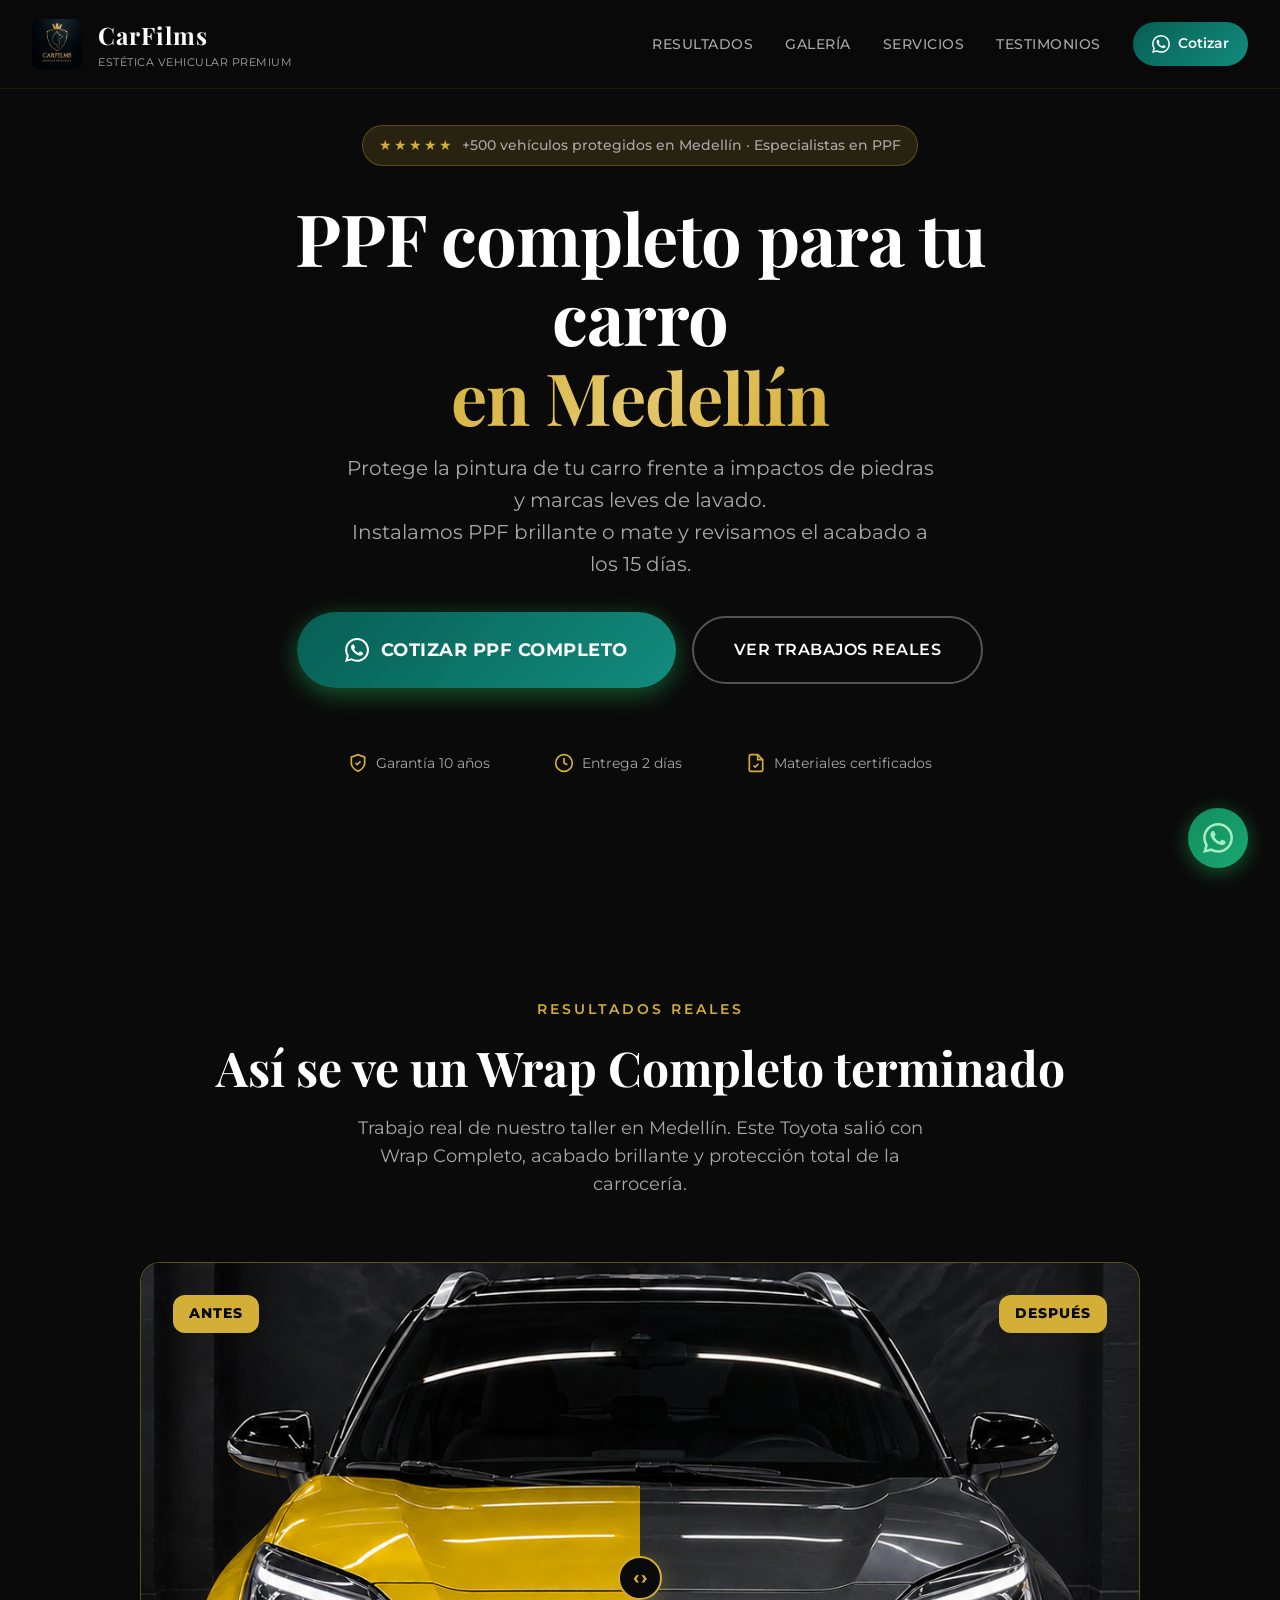
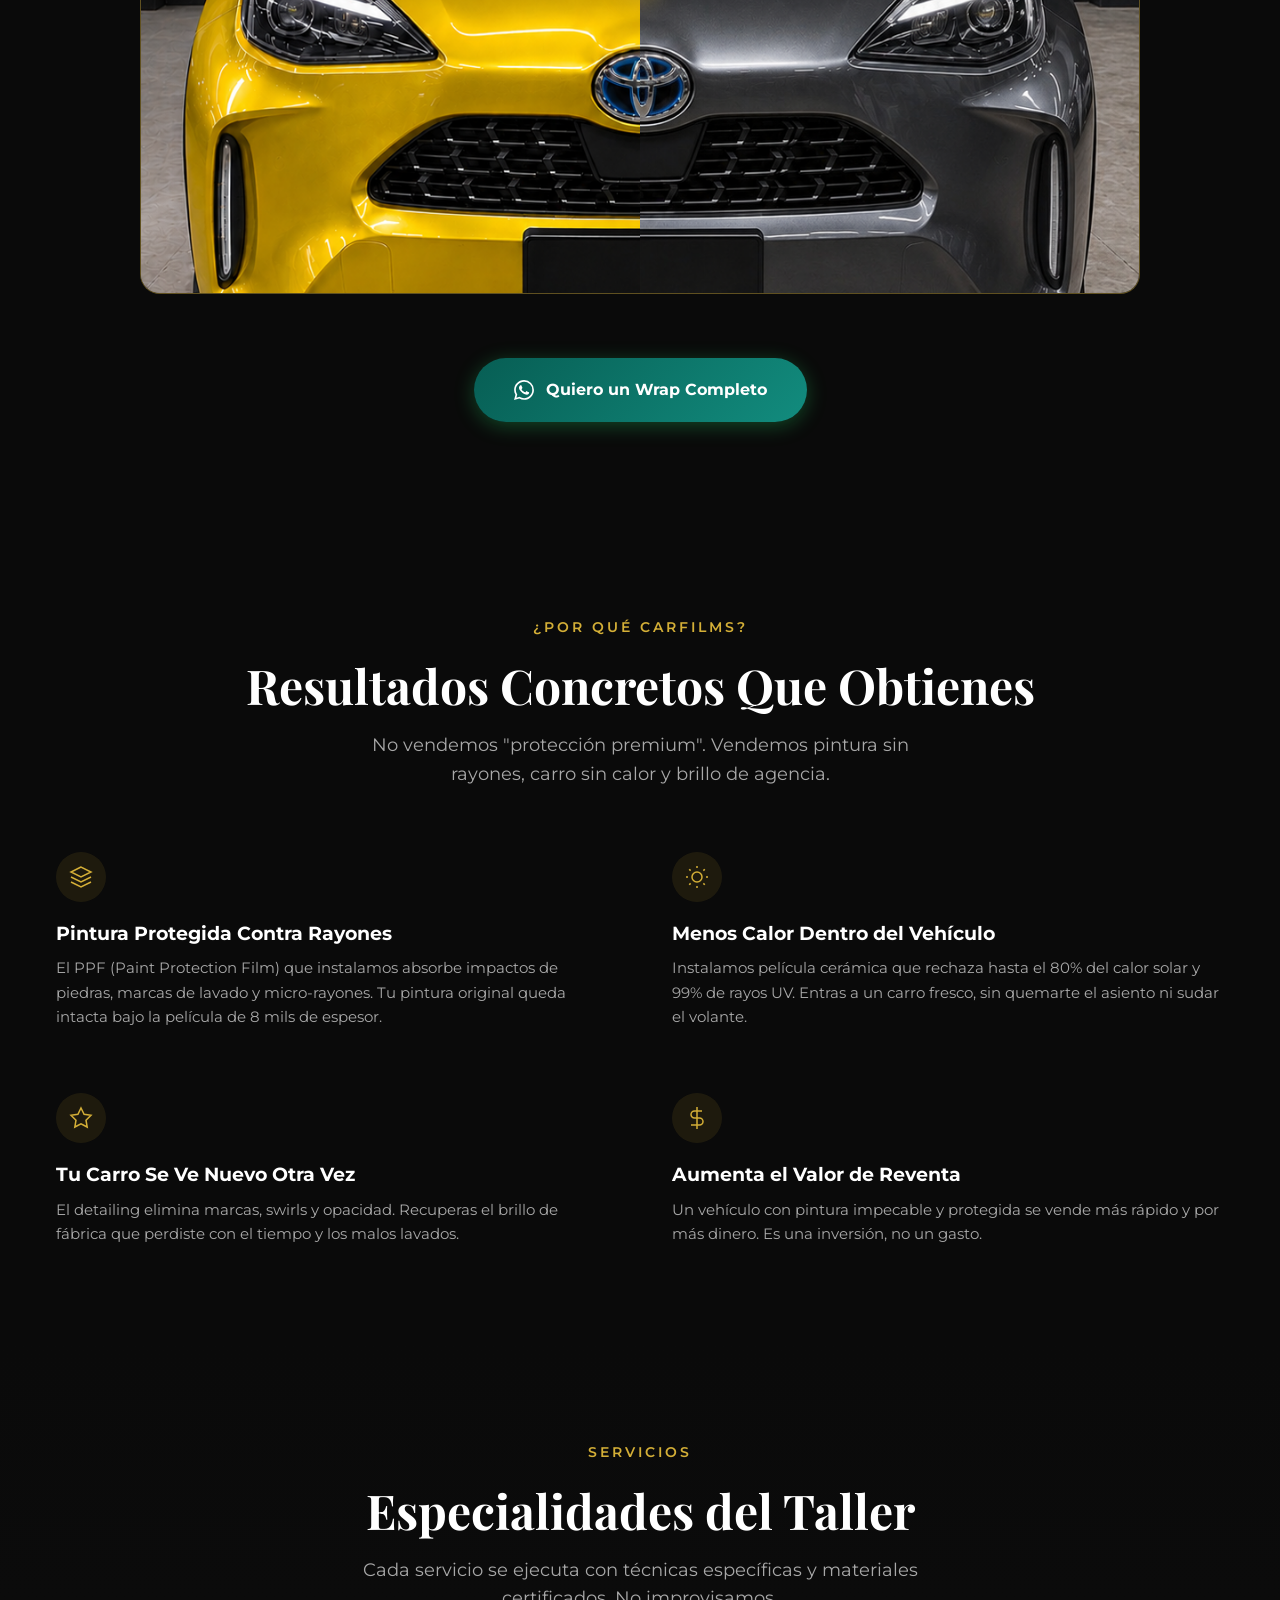
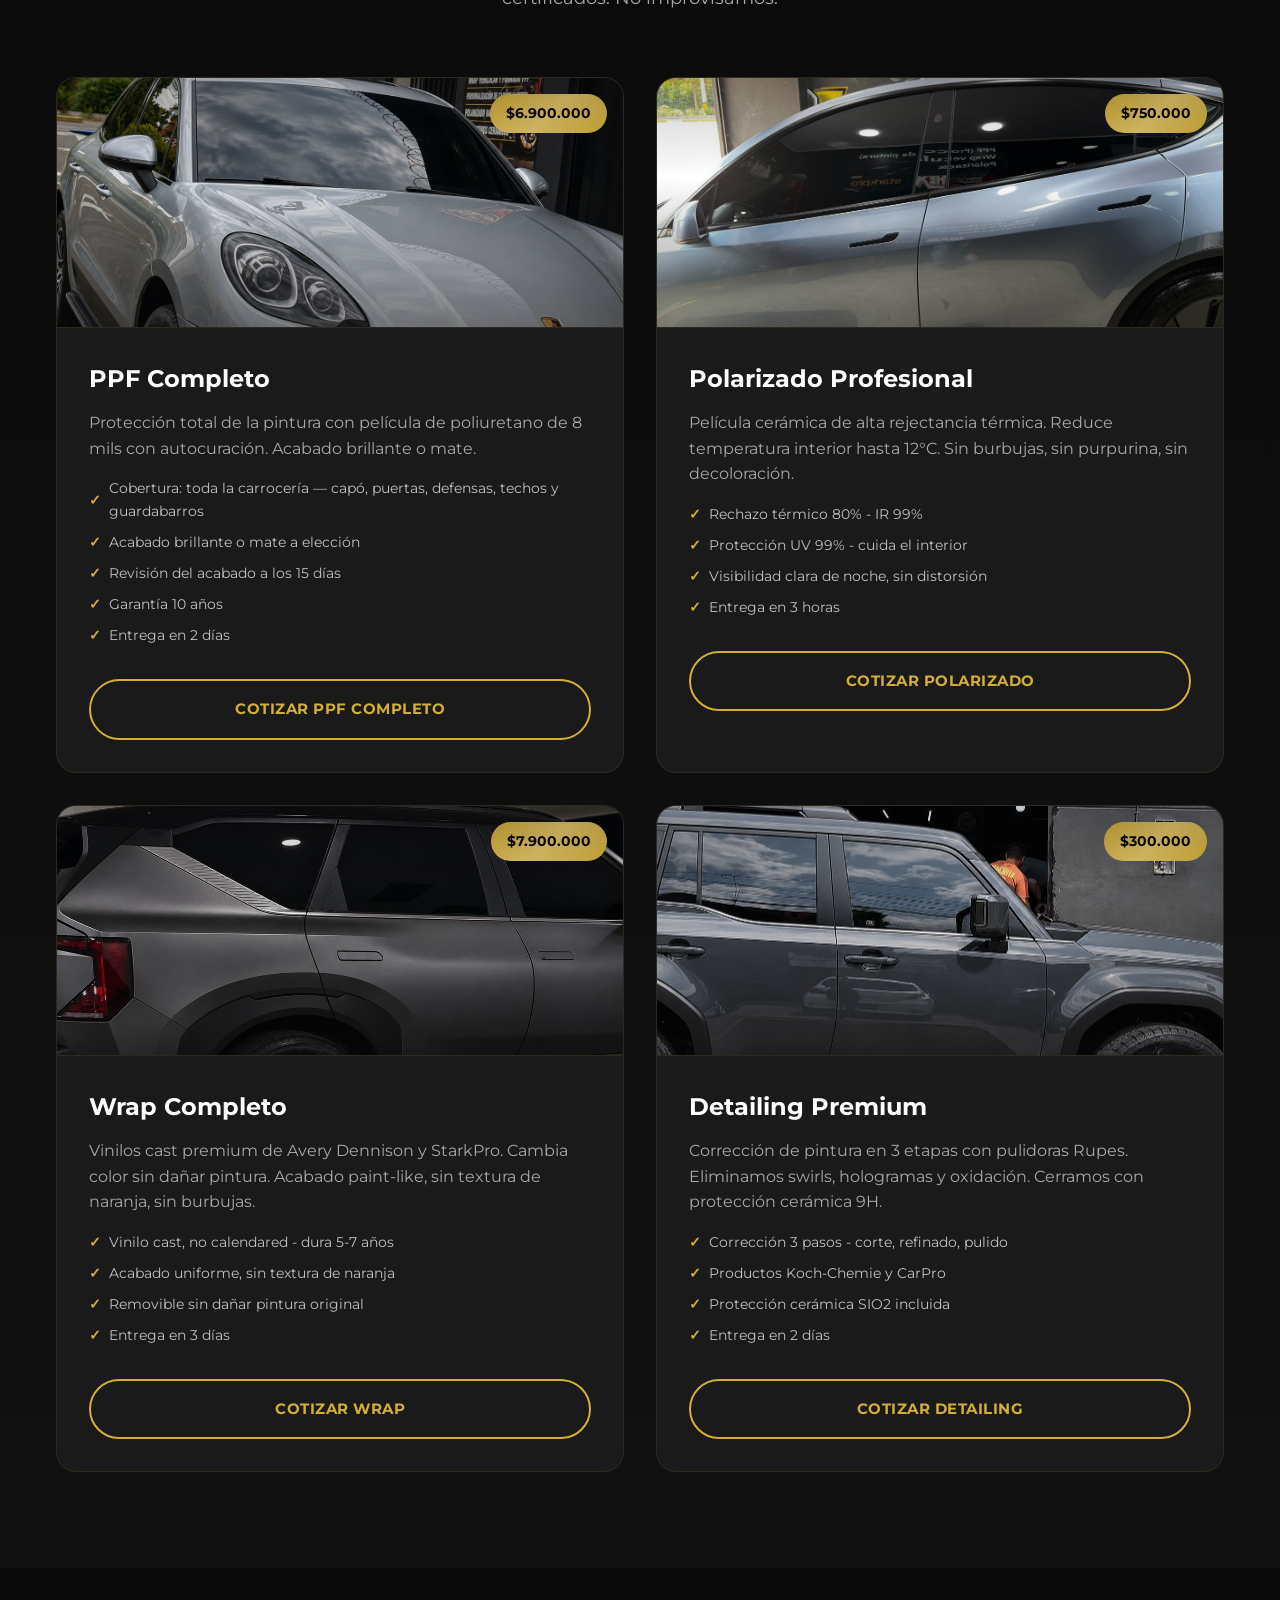
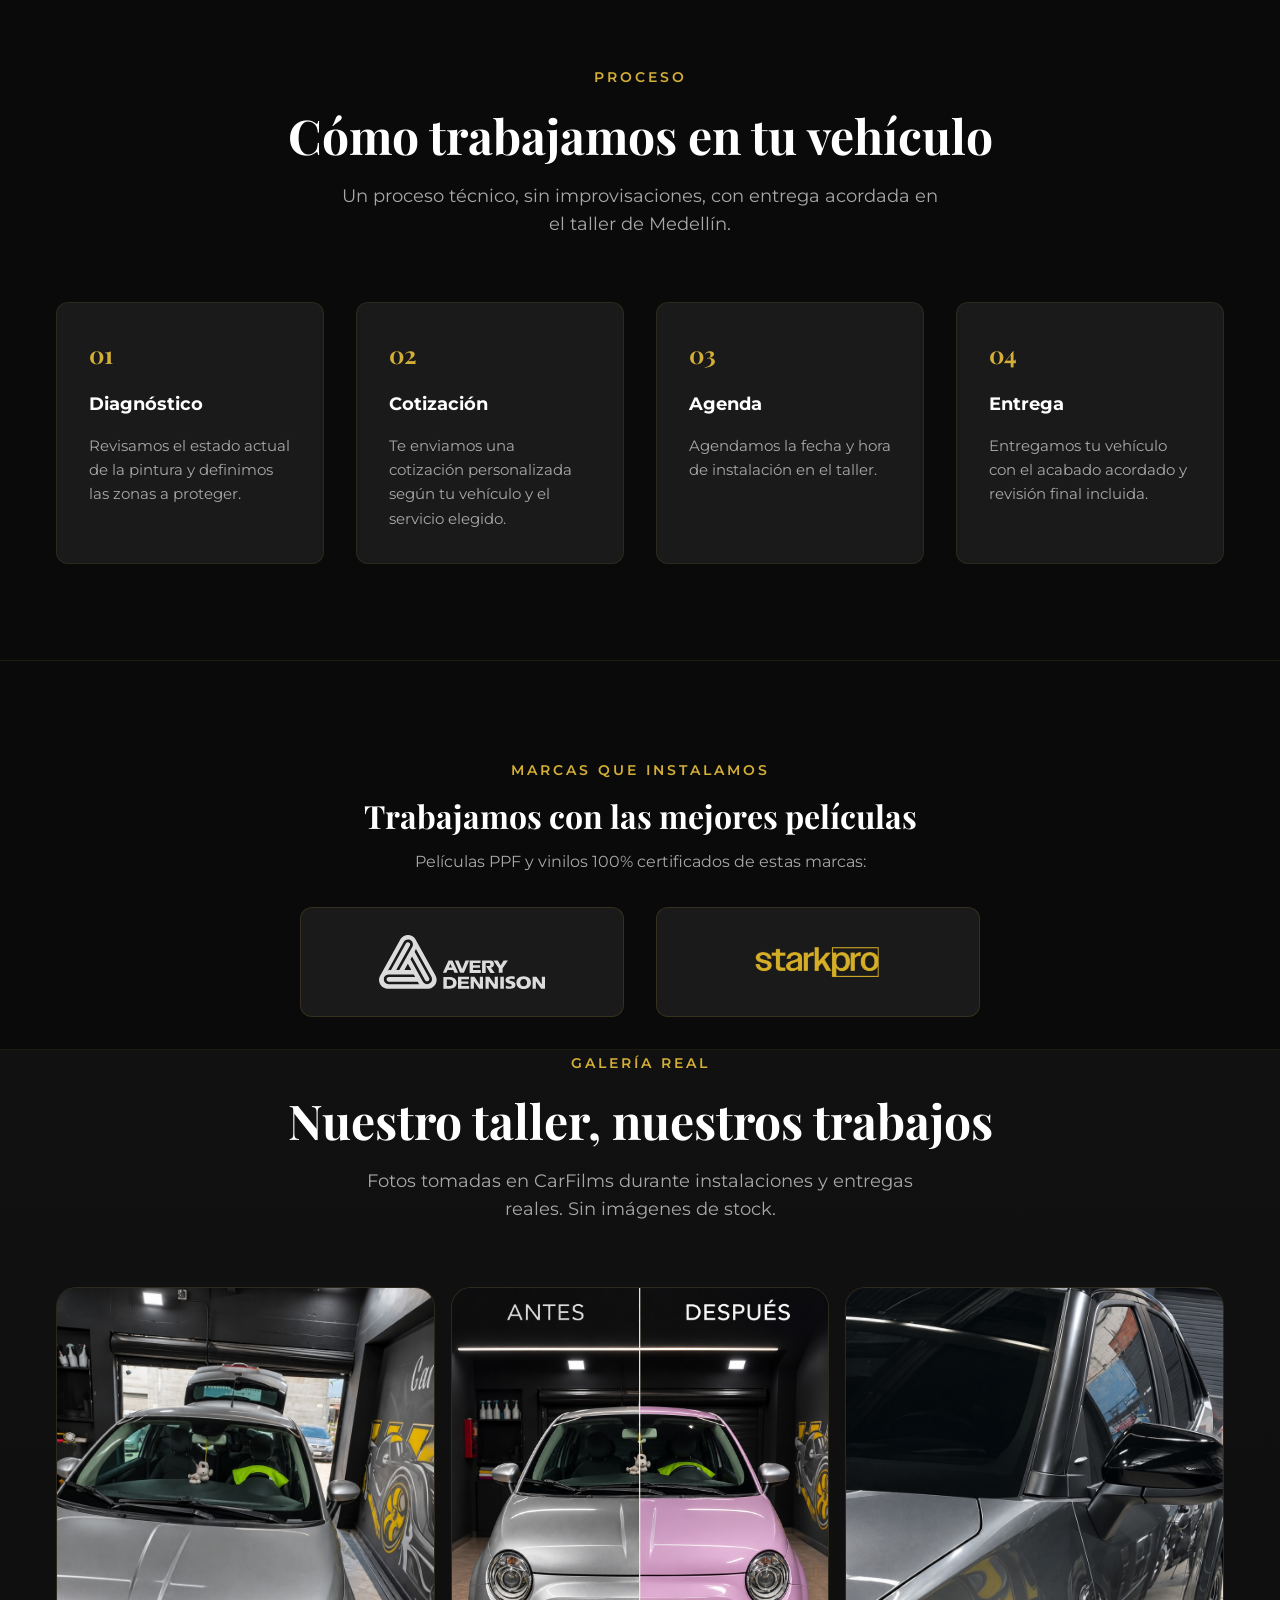
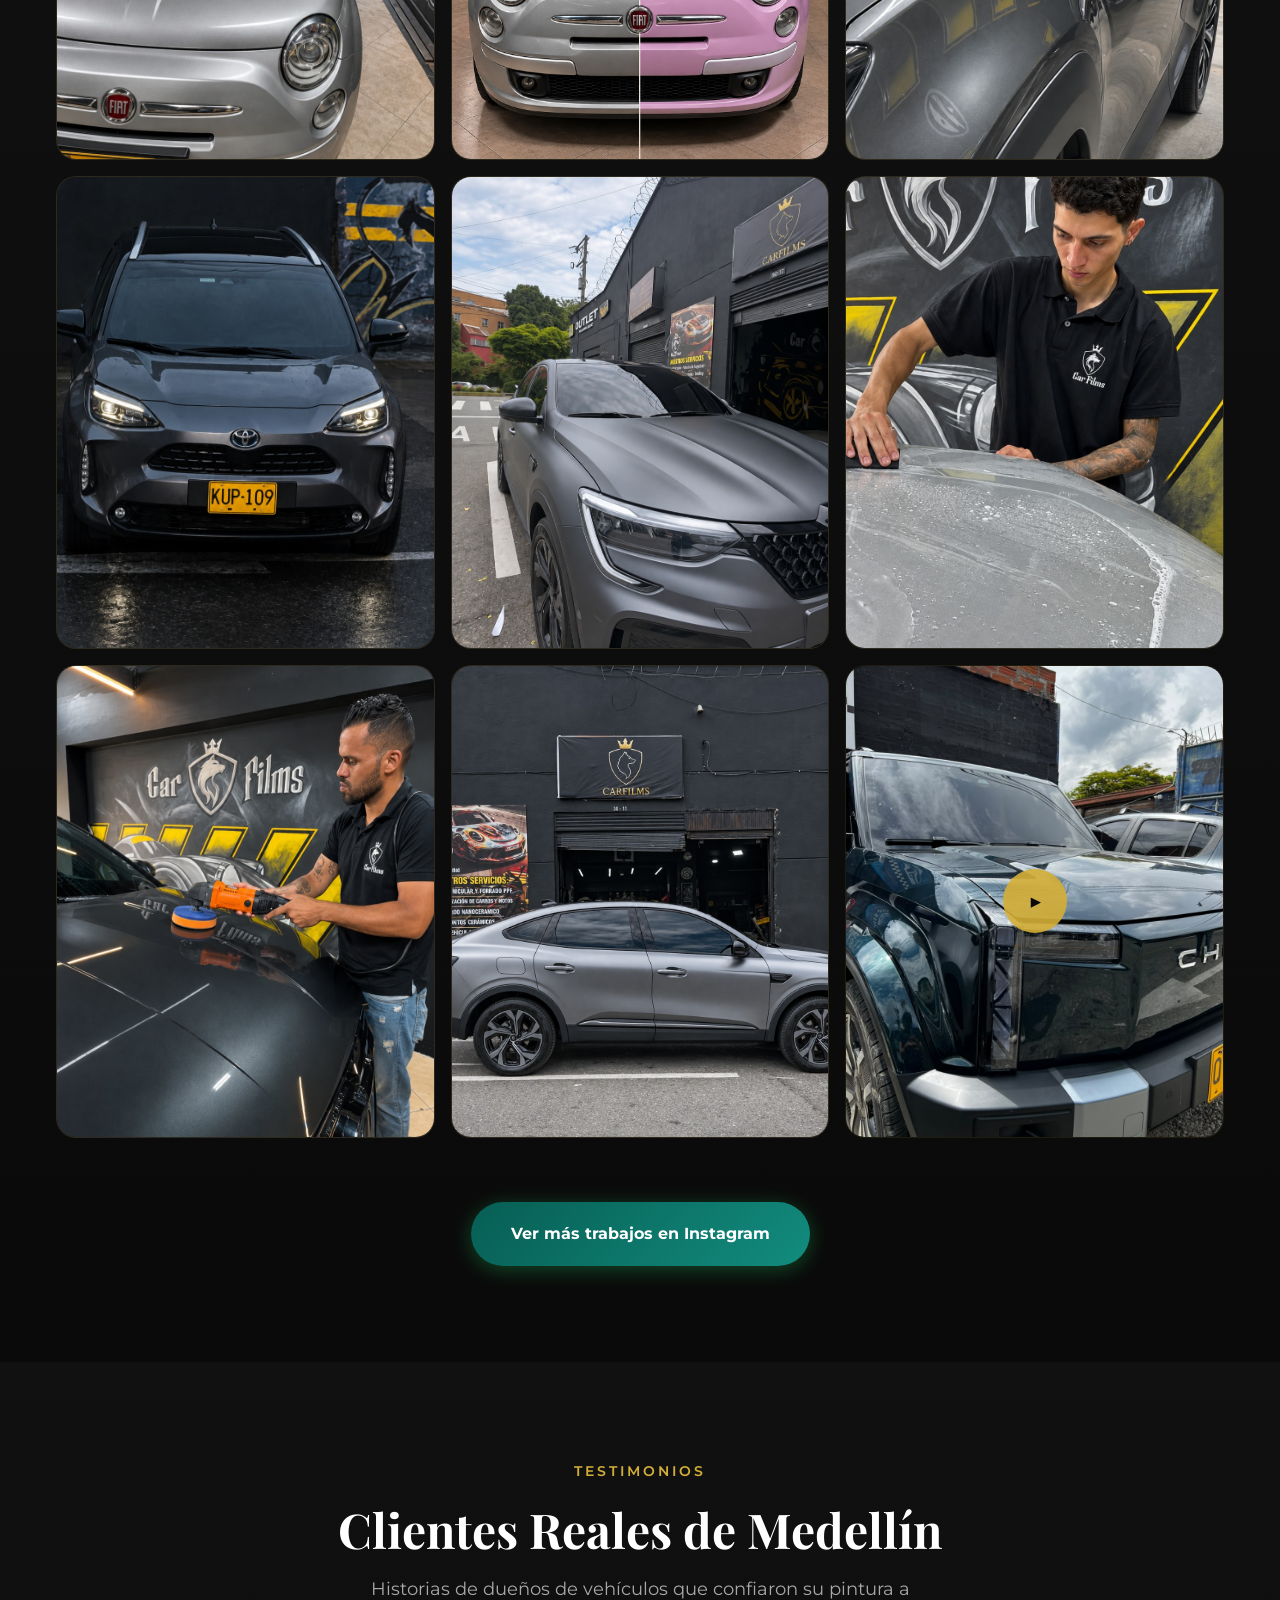
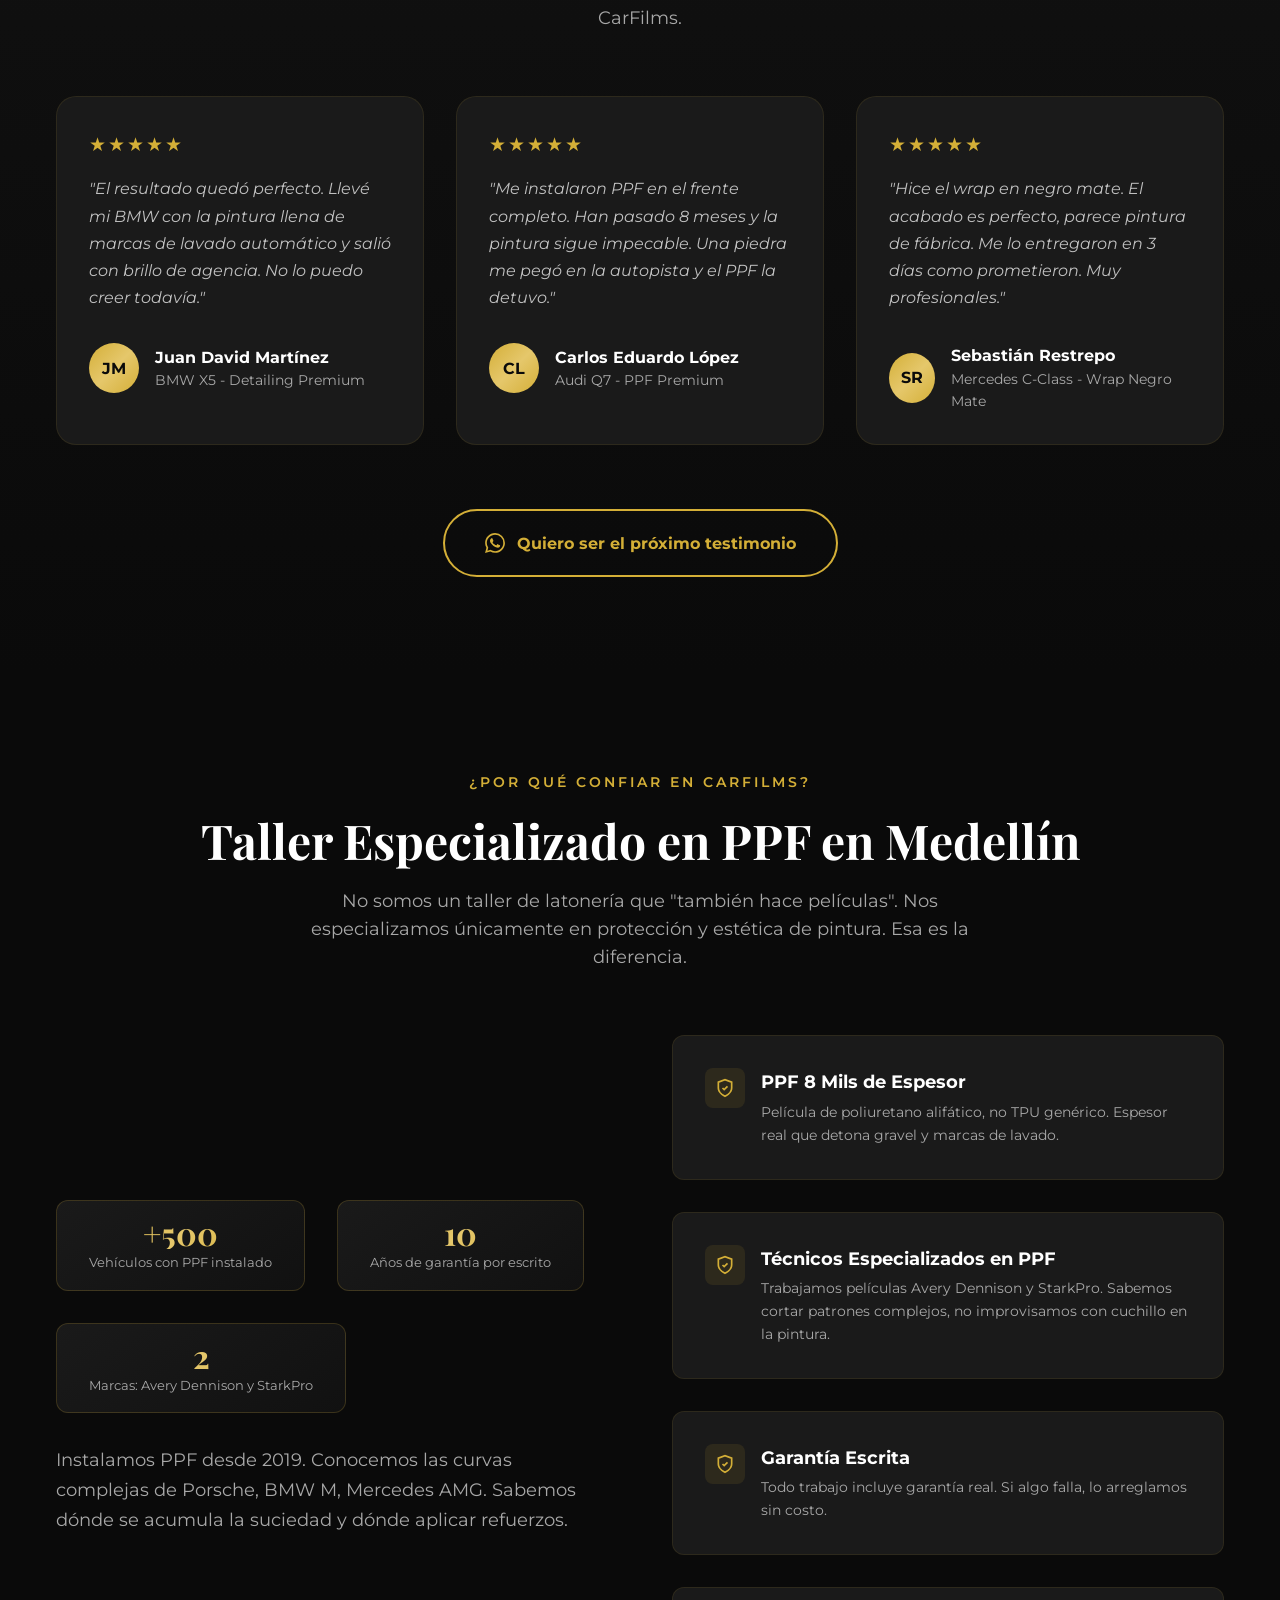
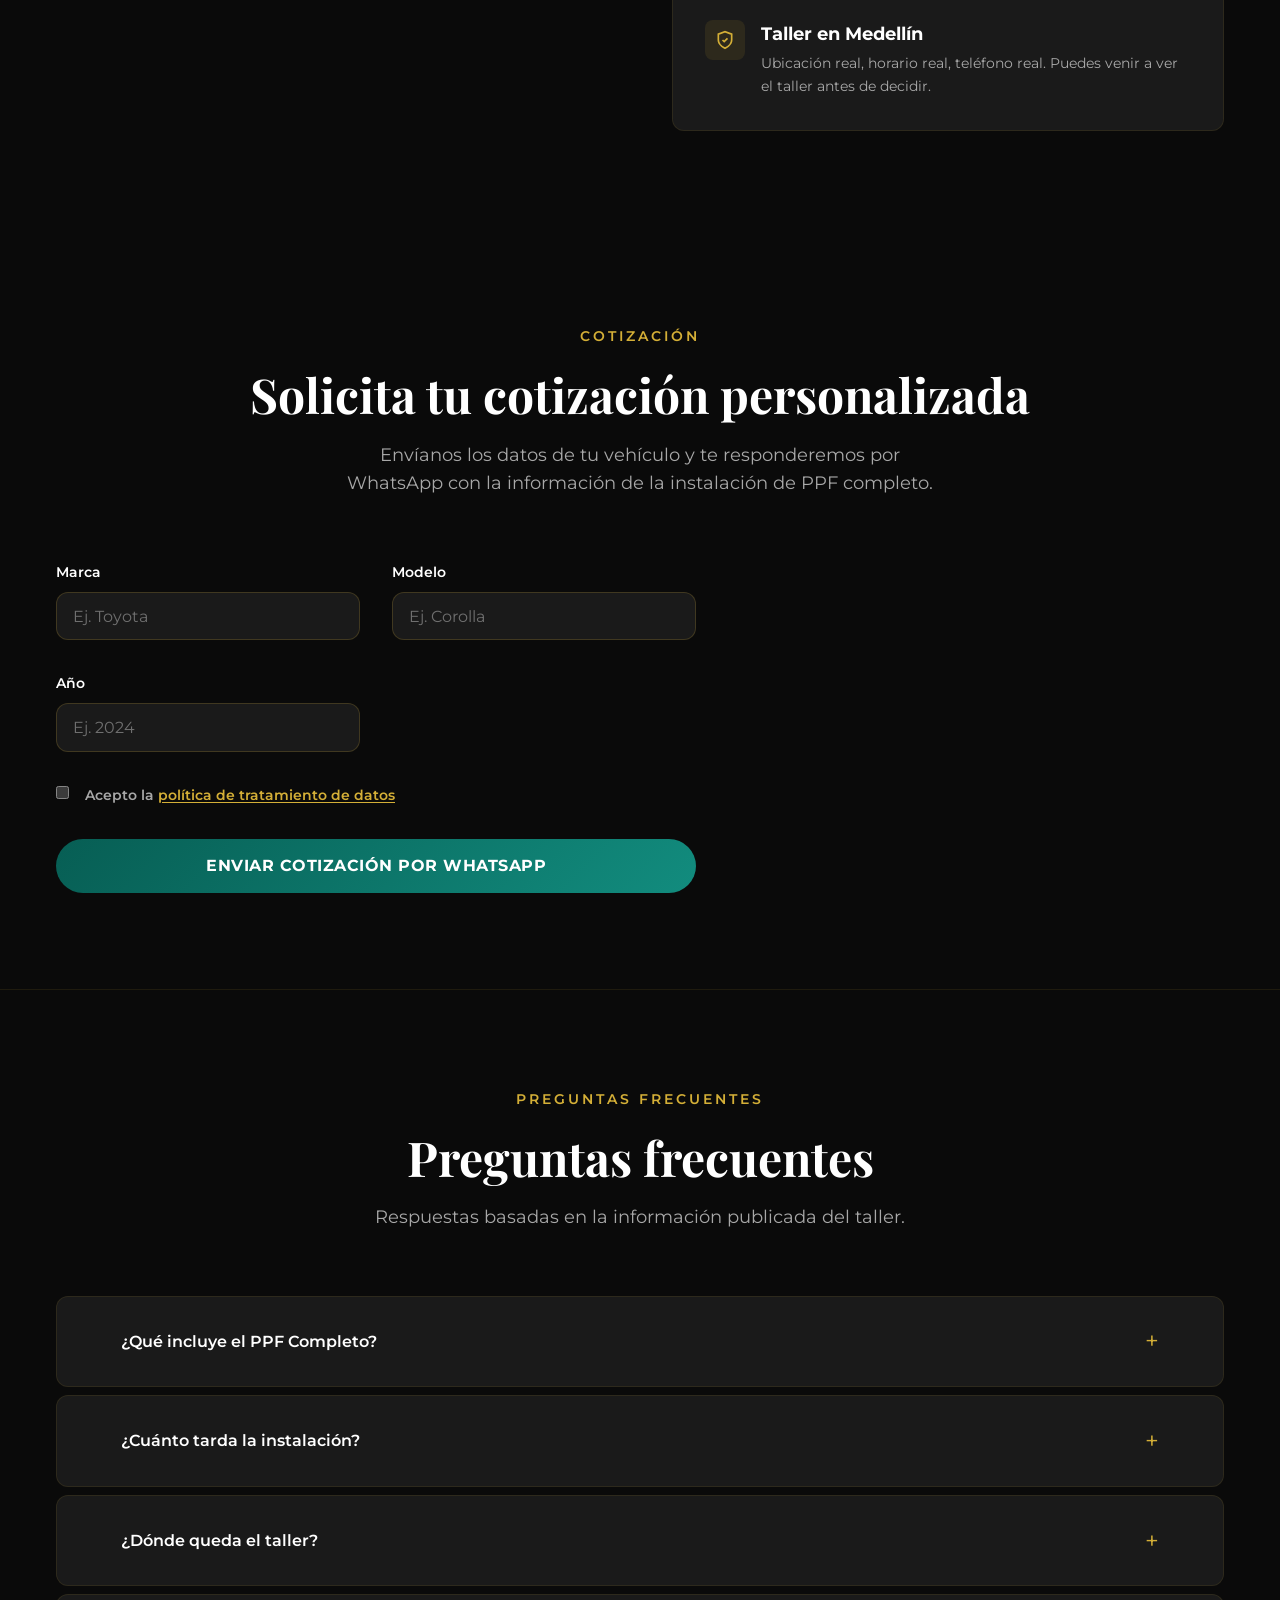
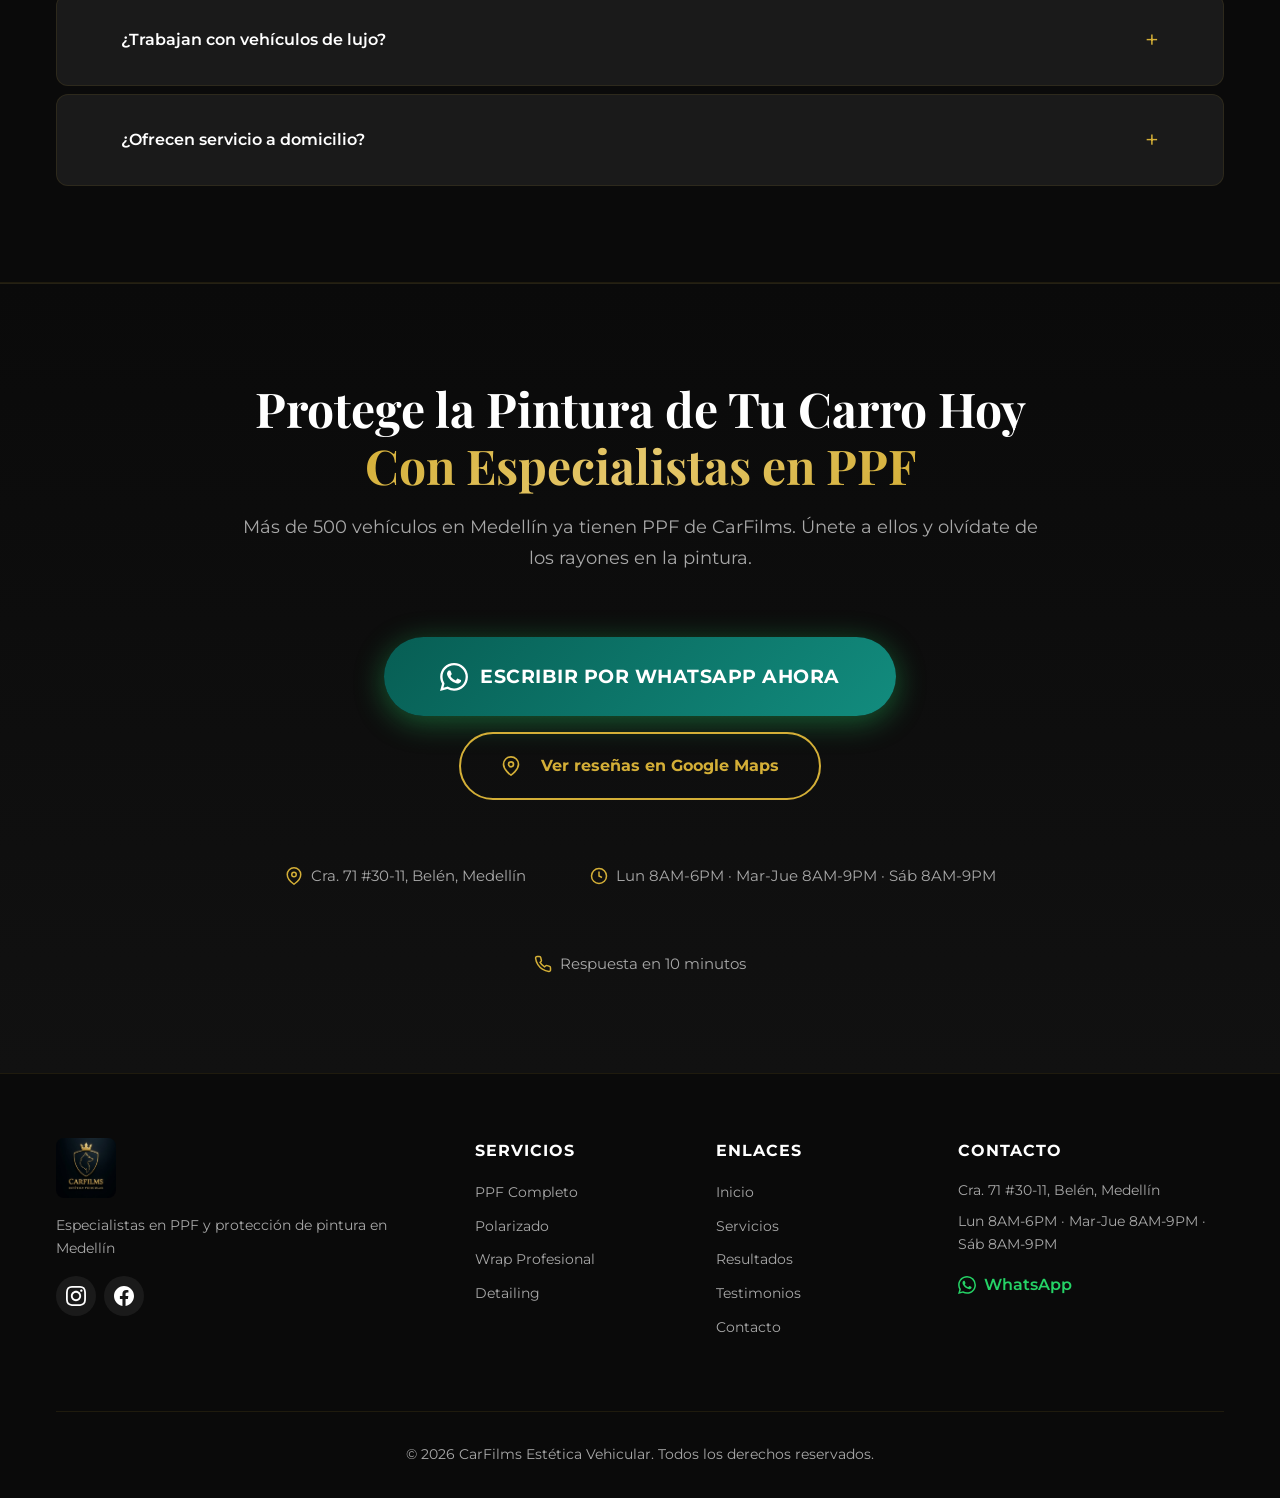
<file: index.html>
<!DOCTYPE html>
<html lang="es">
<head>
    <meta charset="UTF-8">
    <meta name="viewport" content="width=device-width, initial-scale=1.0">
    <meta name="theme-color" content="#0a0a0a">
    <title>CarFilms Estética Vehicular | Especialistas en PPF y Protección de Pintura en Medellín</title>
    <meta name="description" content="Más de 500 vehículos protegidos en Medellín. PPF, polarizado cerámico y detailing. Trabajamos Avery Dennison y StarkPro.">
    <meta name="author" content="CarFilms Estética Vehicular">
    <meta name="robots" content="index, follow">
    <link rel="canonical" href="https://steticavehicularcarfilms.com/">

    <!-- Open Graph -->
    <meta property="og:type" content="website">
    <meta property="og:locale" content="es_CO">
    <meta property="og:site_name" content="CarFilms Estética Vehicular">
    <meta property="og:title" content="CarFilms Estética Vehicular | Especialistas en PPF y Protección de Pintura en Medellín">
    <meta property="og:description" content="Más de 500 vehículos protegidos en Medellín. PPF, polarizado cerámico y detailing. Avery Dennison y StarkPro.">
    <meta property="og:url" content="https://steticavehicularcarfilms.com/">
    <meta property="og:image" content="https://steticavehicularcarfilms.com/carfilms-logo.jpg">
    <meta property="og:image:alt" content="CarFilms Estética Vehicular - Especialistas en PPF en Medellín">

    <!-- Twitter Cards -->
    <meta name="twitter:card" content="summary">
    <meta name="twitter:title" content="CarFilms Estética Vehicular | Especialistas en PPF en Medellín">
    <meta name="twitter:description" content="Más de 500 vehículos protegidos en Medellín. Especialistas en PPF, polarizado cerámico y detailing profesional.">
    <meta name="twitter:image" content="https://steticavehicularcarfilms.com/carfilms-logo.jpg">

    <link rel="preconnect" href="https://fonts.googleapis.com">
    <link rel="preconnect" href="https://fonts.gstatic.com" crossorigin>
    <link href="https://fonts.googleapis.com/css2?family=Montserrat:wght@300;400;500;600;700;800;900&family=Playfair+Display:wght@400;500;600;700&display=swap" rel="stylesheet">
    <link rel="icon" type="image/svg+xml" href="logo-busqueda.svg">
    <link rel="icon" type="image/png" sizes="192x192" href="favicon-192.png">
    <link rel="apple-touch-icon" href="logo.jpg">
    <link rel="stylesheet" href="style.css">

    <!-- Datos estructurados -->
    <script type="application/ld+json">
    {
        "@context": "https://schema.org",
        "@type": "LocalBusiness",
        "name": "CarFilms Estética Vehicular",
        "image": "https://steticavehicularcarfilms.com/carfilms-logo.jpg",
        "telephone": "+57 302 246 9542",
        "address": {
            "@type": "PostalAddress",
            "streetAddress": "Cra. 71 #30-11, Belén",
            "addressLocality": "Medellín",
            "addressRegion": "Antioquia",
            "addressCountry": "CO"
        },
        "url": "https://steticavehicularcarfilms.com/",
        "openingHours": ["Mo 08:00-18:00", "Tu-Th 08:00-21:00", "Sa 08:00-21:00"],
        "areaServed": "Medellín",
        "description": "Especialistas en PPF (Paint Protection Film), polarizado cerámico y detailing profesional en Medellín. Más de 500 vehículos protegidos.",
        "priceRange": "$$"
    }
    </script>
</head>
<body>
    <a class="skip-link" href="#contenido-principal">Saltar al contenido principal</a>
    <svg width="0" height="0" style="position:absolute" aria-hidden="true">
        <symbol id="icon-whatsapp" viewBox="0 0 24 24"><path d="M17.472 14.382c-.297-.149-1.758-.867-2.03-.967-.273-.099-.471-.148-.67.15-.197.297-.767.966-.94 1.164-.173.199-.347.223-.644.075-.297-.15-1.255-.463-2.39-1.475-.883-.788-1.48-1.761-1.653-2.059-.173-.297-.018-.458.13-.606.134-.133.298-.347.446-.52.149-.174.198-.298.298-.497.099-.198.05-.371-.025-.52-.075-.149-.669-1.612-.916-2.207-.242-.579-.487-.5-.669-.51-.173-.008-.371-.01-.57-.01-.198 0-.52.074-.792.372-.272.297-1.04 1.016-1.04 2.479 0 1.462 1.065 2.875 1.213 3.074.149.198 2.096 3.2 5.077 4.487.709.306 1.262.489 1.694.625.712.227 1.36.195 1.871.118.571-.085 1.758-.719 2.006-1.413.248-.694.248-1.289.173-1.413-.074-.124-.272-.198-.57-.347m-5.421 7.403h-.004a9.87 9.87 0 01-5.031-1.378l-.361-.214-3.741.982.998-3.648-.235-.374a9.86 9.86 0 01-1.51-5.26c.001-5.45 4.436-9.884 9.888-9.884 2.64 0 5.122 1.03 6.988 2.898a9.825 9.825 0 012.893 6.994c-.003 5.45-4.437 9.884-9.885 9.884m8.413-18.297A11.815 11.815 0 0012.05 0C5.495 0 .16 5.335.157 11.892c0 2.096.547 4.142 1.588 5.945L.057 24l6.305-1.654a11.882 11.882 0 005.683 1.448h.005c6.554 0 11.89-5.335 11.893-11.893a11.821 11.821 0 00-3.48-8.413"/></symbol>
    </svg>
    <!-- Header -->
    <header class="header" id="header">
        <div class="container header-container">
            <div class="logo-section">
                <img src="logo.jpg" alt="CarFilms Estética Vehicular" class="logo-img">
                <div class="logo-text">
                    <p class="logo-title">CarFilms</p>
                    <p class="logo-subtitle">Estética Vehicular Premium</p>
                </div>
            </div>
            <nav class="nav">
                <a href="#resultados" class="nav-link">Resultados</a>
                <a href="#galeria" class="nav-link">Galería</a>
                <a href="#servicios" class="nav-link">Servicios</a>
                <a href="#testimonios" class="nav-link">Testimonios</a>
                <a href="https://wa.me/573022469542" class="btn-nav-whatsapp" target="_blank" rel="noopener noreferrer">
                    <svg class="icon-whatsapp" aria-hidden="true" viewBox="0 0 24 24" fill="currentColor"><use href="#icon-whatsapp"/></svg>
                    Cotizar
                </a>
            </nav>
            <button class="mobile-menu-btn" id="mobileMenuBtn" aria-label="Abrir menú" aria-expanded="false" aria-controls="mobileMenu">
                <span></span>
                <span></span>
                <span></span>
            </button>
        </div>
    </header>

    <!-- Mobile Menu -->
    <nav class="mobile-menu" id="mobileMenu" aria-label="Menú móvil">
        <a href="#resultados" class="mobile-nav-link">Resultados</a>
        <a href="#galeria" class="mobile-nav-link">Galería</a>
        <a href="#servicios" class="mobile-nav-link">Servicios</a>
        <a href="#testimonios" class="mobile-nav-link">Testimonios</a>
        <a href="https://wa.me/573022469542" class="btn-whatsapp-mobile" target="_blank" rel="noopener noreferrer">
            <svg class="icon-whatsapp" aria-hidden="true" viewBox="0 0 24 24" fill="currentColor"><use href="#icon-whatsapp"/></svg>
            Cotizar Ahora
        </a>
    </nav>

    <main id="contenido-principal">
    <!-- Hero Section -->
    <section class="hero" id="inicio">
        <div class="hero-video-container">
            <video autoplay muted loop playsinline class="hero-video" poster="data:image/svg+xml,%3Csvg xmlns='http://www.w3.org/2000/svg' width='1920' height='1080' viewBox='0 0 1920 1080'%3E%3Crect fill='%230a0a0a' width='1920' height='1080'/%3E%3C/svg%3E">
                <source src="newherovideo.mp4" type="video/mp4">
            </video>
            <div class="hero-overlay"></div>
        </div>
        <div class="container hero-content">
            <div class="hero-badge">
                <span class="badge-star">★★★★★</span>
                <span class="badge-text">+500 vehículos protegidos en Medellín · Especialistas en PPF</span>
            </div>
            <h1 class="hero-title">
                PPF completo para tu carro<br>
                <span class="title-gold">en Medellín</span>
            </h1>
            <p class="hero-subtitle">
                Protege la pintura de tu carro frente a impactos de piedras y marcas leves de lavado.<br>
                Instalamos PPF brillante o mate y revisamos el acabado a los 15 días.
            </p>
            <div class="hero-cta">
                <a href="https://wa.me/573022469542?text=Hola%2C%20vengo%20de%20la%20p%C3%A1gina%20de%20CARFILMS%20y%20quiero%20cotizar%20PPF%20completo.%20Mi%20carro%20es%20marca%20___%2C%20modelo%20___%2C%20a%C3%B1o%20___.%20Me%20interesa%20el%20acabado%20brillante%20o%20mate" class="btn-hero-whatsapp" target="_blank" rel="noopener noreferrer">
                    <svg class="icon-whatsapp" aria-hidden="true" viewBox="0 0 24 24" fill="currentColor"><use href="#icon-whatsapp"/></svg>
                    Cotizar PPF completo
                </a>
                <a href="#resultados" class="btn-secondary">Ver trabajos reales</a>
            </div>
            <div class="hero-trust">
                <div class="trust-item">
                    <svg class="trust-icon" aria-hidden="true" viewBox="0 0 24 24" fill="none" stroke="currentColor" stroke-width="2">
                        <path d="M12 22s8-4 8-10V5l-8-3-8 3v7c0 6 8 10 8 10z"/>
                        <path d="M9 12l2 2 4-4"/>
                    </svg>
                    <span>Garantía 10 años</span>
                </div>
                <div class="trust-item">
                    <svg class="trust-icon" aria-hidden="true" viewBox="0 0 24 24" fill="none" stroke="currentColor" stroke-width="2">
                        <circle cx="12" cy="12" r="10"/>
                        <path d="M12 6v6l4 2"/>
                    </svg>
                    <span>Entrega 2 días</span>
                </div>
                <div class="trust-item">
                    <svg class="trust-icon" aria-hidden="true" viewBox="0 0 24 24" fill="none" stroke="currentColor" stroke-width="2">
                        <path d="M14 2H6a2 2 0 00-2 2v16a2 2 0 002 2h12a2 2 0 002-2V8z"/>
                        <path d="M14 2v6h6"/>
                        <path d="M9 15l2 2 4-4"/>
                    </svg>
                    <span>Materiales certificados</span>
                </div>
            </div>
        </div>
    </section>

    <!-- Results Section -->
    <section class="results" id="resultados">
        <div class="container">
            <div class="section-header">
                <span class="section-tag">Resultados Reales</span>
                <h2 class="section-title">Así se ve un Wrap Completo terminado</h2>
                <p class="section-subtitle">Trabajo real de nuestro taller en Medellín. Este Toyota salió con Wrap Completo, acabado brillante y protección total de la carrocería.</p>
            </div>
            <div class="before-after" id="beforeAfter">
                <div class="before-after-frame" id="baFrame">
                    <img src="despus.png" alt="Vehículo con Wrap Completo aplicado, acabado brillante" class="ba-img ba-after" draggable="false">
                    <img src="antus.png" alt="Vehículo antes de aplicar Wrap Completo" class="ba-img ba-before" id="baBefore" style="clip-path: inset(0 50% 0 0);" draggable="false">
                    <span class="ba-label ba-label-before">ANTES</span>
                    <span class="ba-label ba-label-after">DESPUÉS</span>
                    <div class="ba-handle" id="baHandle" role="slider" tabindex="0" aria-label="Comparar antes y después" aria-valuemin="0" aria-valuemax="100" aria-valuenow="50" aria-orientation="horizontal" style="left: 50%;">
                        <span class="ba-handle-arrows">‹ ›</span>
                    </div>
                </div>
            </div>
            <div class="results-cta">
                <a href="https://wa.me/573022469542?text=Hola,%20quiero%20cotizar%20Wrap" class="btn-results" target="_blank" rel="noopener noreferrer">
                    <svg class="icon-whatsapp" aria-hidden="true" viewBox="0 0 24 24" fill="currentColor"><use href="#icon-whatsapp"/></svg>
                    Quiero un Wrap Completo
                </a>
            </div>
        </div>
    </section>

    <!-- Benefits Section -->
    <section class="benefits" id="beneficios">
        <div class="container">
            <div class="section-header">
                <span class="section-tag">¿Por Qué CarFilms?</span>
                <h2 class="section-title">Resultados Concretos Que Obtienes</h2>
                <p class="section-subtitle">No vendemos "protección premium". Vendemos pintura sin rayones, carro sin calor y brillo de agencia.</p>
            </div>
            <div class="benefits-grid">
                <div class="benefit-card">
                    <div class="benefit-icon">
                        <svg aria-hidden="true" viewBox="0 0 24 24" fill="none" stroke="currentColor" stroke-width="1.5">
                            <path d="M12 2L2 7l10 5 10-5-10-5z"/>
                            <path d="M2 17l10 5 10-5"/>
                            <path d="M2 12l10 5 10-5"/>
                        </svg>
                    </div>
                    <h3 class="benefit-title">Pintura Protegida Contra Rayones</h3>
                    <p class="benefit-text">El PPF (Paint Protection Film) que instalamos absorbe impactos de piedras, marcas de lavado y micro-rayones. Tu pintura original queda intacta bajo la película de 8 mils de espesor.</p>
                </div>
                <div class="benefit-card">
                    <div class="benefit-icon">
                        <svg aria-hidden="true" viewBox="0 0 24 24" fill="none" stroke="currentColor" stroke-width="1.5">
                            <circle cx="12" cy="12" r="5"/>
                            <path d="M12 1v2M12 21v2M4.22 4.22l1.42 1.42M18.36 18.36l1.42 1.42M1 12h2M21 12h2M4.22 19.78l1.42-1.42M18.36 5.64l1.42-1.42"/>
                        </svg>
                    </div>
                    <h3 class="benefit-title">Menos Calor Dentro del Vehículo</h3>
                    <p class="benefit-text">Instalamos película cerámica que rechaza hasta el 80% del calor solar y 99% de rayos UV. Entras a un carro fresco, sin quemarte el asiento ni sudar el volante.</p>
                </div>
                <div class="benefit-card">
                    <div class="benefit-icon">
                        <svg aria-hidden="true" viewBox="0 0 24 24" fill="none" stroke="currentColor" stroke-width="1.5">
                            <path d="M12 2l3.09 6.26L22 9.27l-5 4.87 1.18 6.88L12 17.77l-6.18 3.25L7 14.14 2 9.27l6.91-1.01L12 2z"/>
                        </svg>
                    </div>
                    <h3 class="benefit-title">Tu Carro Se Ve Nuevo Otra Vez</h3>
                    <p class="benefit-text">El detailing elimina marcas, swirls y opacidad. Recuperas el brillo de fábrica que perdiste con el tiempo y los malos lavados.</p>
                </div>
                <div class="benefit-card">
                    <div class="benefit-icon">
                        <svg aria-hidden="true" viewBox="0 0 24 24" fill="none" stroke="currentColor" stroke-width="1.5">
                            <path d="M12 1v22M17 5H9.5a3.5 3.5 0 000 7h5a3.5 3.5 0 010 7H6"/>
                        </svg>
                    </div>
                    <h3 class="benefit-title">Aumenta el Valor de Reventa</h3>
                    <p class="benefit-text">Un vehículo con pintura impecable y protegida se vende más rápido y por más dinero. Es una inversión, no un gasto.</p>
                </div>
            </div>
        </div>
    </section>

    <!-- Services Section -->
    <section class="services" id="servicios">
        <div class="container">
            <div class="section-header">
                <span class="section-tag">Servicios</span>
                <h2 class="section-title">Especialidades del Taller</h2>
                <p class="section-subtitle">Cada servicio se ejecuta con técnicas específicas y materiales certificados. No improvisamos.</p>
            </div>
            <div class="services-grid">
                <div class="card service-card">
                    <div class="service-image">
                        <img class="service-img" src="servicio-ppf.jpeg" alt="Porsche gris con PPF Completo instalado en CarFilms" width="1254" height="1254" loading="lazy" decoding="async">
                        <div class="service-overlay">
                            <span class="service-price">$6.900.000</span>
                        </div>
                    </div>
                    <div class="service-content">
                        <h3 class="service-title">PPF Completo</h3>
                        <p class="service-description">Protección total de la pintura con película de poliuretano de 8 mils con autocuración. Acabado brillante o mate.</p>
                        <ul class="service-features">
                            <li>Cobertura: toda la carrocería — capó, puertas, defensas, techos y guardabarros</li>
                            <li>Acabado brillante o mate a elección</li>
                            <li>Revisión del acabado a los 15 días</li>
                            <li>Garantía 10 años</li>
                            <li>Entrega en 2 días</li>
                        </ul>
                        <a href="https://wa.me/573022469542?text=Hola%2C%20vengo%20de%20la%20p%C3%A1gina%20de%20CARFILMS%20y%20quiero%20cotizar%20PPF%20completo.%20Mi%20carro%20es%20marca%20___%2C%20modelo%20___%2C%20a%C3%B1o%20___.%20Me%20interesa%20el%20acabado%20brillante%20o%20mate" class="btn-service" target="_blank" rel="noopener noreferrer">
                            Cotizar PPF Completo
                        </a>
                    </div>
                </div>
                <div class="card service-card">
                    <div class="service-image">
                        <img class="service-img" src="servicio-polarizado.jpeg" alt="Vehículo con polarizado cerámico profesional instalado en CarFilms" width="1280" height="960" loading="lazy" decoding="async">
                        <div class="service-overlay">
                            <span class="service-price">$750.000</span>
                        </div>
                    </div>
                    <div class="service-content">
                        <h3 class="service-title">Polarizado Profesional</h3>
                        <p class="service-description">Película cerámica de alta rejectancia térmica. Reduce temperatura interior hasta 12°C. Sin burbujas, sin purpurina, sin decoloración.</p>
                        <ul class="service-features">
                            <li>Rechazo térmico 80% - IR 99%</li>
                            <li>Protección UV 99% - cuida el interior</li>
                            <li>Visibilidad clara de noche, sin distorsión</li>
                            <li>Entrega en 3 horas</li>
                        </ul>
                        <a href="https://wa.me/573022469542?text=Hola,%20quiero%20cotizar%20Polarizado" class="btn-service" target="_blank" rel="noopener noreferrer">
                            Cotizar Polarizado
                        </a>
                    </div>
                </div>
                <div class="card service-card">
                    <div class="service-image">
                        <img class="service-img" src="servicio-wrap.jpeg" alt="Kia EV6 gris con Wrap Completo instalado en CarFilms" width="1123" height="1401" loading="lazy" decoding="async">
                        <div class="service-overlay">
                            <span class="service-price">$7.900.000</span>
                        </div>
                    </div>
                    <div class="service-content">
                        <h3 class="service-title">Wrap Completo</h3>
                        <p class="service-description">Vinilos cast premium de Avery Dennison y StarkPro. Cambia color sin dañar pintura. Acabado paint-like, sin textura de naranja, sin burbujas.</p>
                        <ul class="service-features">
                            <li>Vinilo cast, no calendared - dura 5-7 años</li>
                            <li>Acabado uniforme, sin textura de naranja</li>
                            <li>Removible sin dañar pintura original</li>
                            <li>Entrega en 3 días</li>
                        </ul>
                        <a href="https://wa.me/573022469542?text=Hola,%20quiero%20cotizar%20Wrap" class="btn-service" target="_blank" rel="noopener noreferrer">
                            Cotizar Wrap
                        </a>
                    </div>
                </div>
                <div class="card service-card">
                    <div class="service-image">
                        <img class="service-img" src="servicio-detailing.jpeg" alt="Detailing premium realizado en CarFilms" width="1131" height="1391" loading="lazy" decoding="async">
                        <div class="service-overlay">
                            <span class="service-price">$300.000</span>
                        </div>
                    </div>
                    <div class="service-content">
                        <h3 class="service-title">Detailing Premium</h3>
                        <p class="service-description">Corrección de pintura en 3 etapas con pulidoras Rupes. Eliminamos swirls, hologramas y oxidación. Cerramos con protección cerámica 9H.</p>
                        <ul class="service-features">
                            <li>Corrección 3 pasos - corte, refinado, pulido</li>
                            <li>Productos Koch-Chemie y CarPro</li>
                            <li>Protección cerámica SIO2 incluida</li>
                            <li>Entrega en 2 días</li>
                        </ul>
                        <a href="https://wa.me/573022469542?text=Hola,%20quiero%20cotizar%20Detailing" class="btn-service" target="_blank" rel="noopener noreferrer">
                            Cotizar Detailing
                        </a>
                    </div>
                </div>
            </div>
        </div>
    </section>

    <!-- Proceso de servicio -->
    <section class="proceso" id="proceso">
        <div class="container">
            <div class="section-header">
                <span class="section-tag">Proceso</span>
                <h2 class="section-title">Cómo trabajamos en tu vehículo</h2>
                <p class="section-subtitle">Un proceso técnico, sin improvisaciones, con entrega acordada en el taller de Medellín.</p>
            </div>
            <div class="proceso-grid">
                <div class="paso">
                    <div class="paso-numero">01</div>
                    <h3 class="paso-titulo">Diagnóstico</h3>
                    <p class="paso-texto">Revisamos el estado actual de la pintura y definimos las zonas a proteger.</p>
                </div>
                <div class="paso">
                    <div class="paso-numero">02</div>
                    <h3 class="paso-titulo">Cotización</h3>
                    <p class="paso-texto">Te enviamos una cotización personalizada según tu vehículo y el servicio elegido.</p>
                </div>
                <div class="paso">
                    <div class="paso-numero">03</div>
                    <h3 class="paso-titulo">Agenda</h3>
                    <p class="paso-texto">Agendamos la fecha y hora de instalación en el taller.</p>
                </div>
                <div class="paso">
                    <div class="paso-numero">04</div>
                    <h3 class="paso-titulo">Entrega</h3>
                    <p class="paso-texto">Entregamos tu vehículo con el acabado acordado y revisión final incluida.</p>
                </div>
            </div>
        </div>
    </section>

    <!-- Brands Section -->
    <section class="brands" id="marcas">
        <div class="container">
            <div class="section-header brands-header">
                <span class="section-tag">Marcas que instalamos</span>
                <h2 class="section-title brands-title">Trabajamos con las mejores películas</h2>
                <p class="brands-subtitle">Películas PPF y vinilos 100% certificados de estas marcas:</p>
            </div>
            <div class="brands-grid">
                <span class="brand-logo">
                    <img class="brand-logo-avery" src="logo-avery-dennison.svg" alt="Avery Dennison" width="289" height="94" loading="lazy" decoding="async">
                </span>
                <span class="brand-logo">
                    <img class="brand-logo-starkpro" src="logo-starkpro.png" alt="StarkPro" width="450" height="125" loading="lazy" decoding="async">
                </span>
            </div>
        </div>
    </section>

    <!-- Results Section 2 -->
    <!-- Gallery Section -->
    <section class="results results-secondary" id="galeria">
        <div class="container">
            <div class="section-header">
                <span class="section-tag">Galería Real</span>
                <h2 class="section-title">Nuestro taller, nuestros trabajos</h2>
                <p class="section-subtitle">Fotos tomadas en CarFilms durante instalaciones y entregas reales. Sin imágenes de stock.</p>
            </div>
            <div class="gallery-grid">
                <figure class="card gallery-item">
                    <img src="trabajo-nuevo-1.jpeg" alt="Trabajo real de estética vehicular en el taller CarFilms" loading="lazy" decoding="async">
                </figure>
                <figure class="card gallery-item">
                    <img src="trabajo-nuevo-2.jpeg" alt="Trabajo real de estética vehicular en el taller CarFilms" loading="lazy" decoding="async">
                </figure>
                <figure class="card gallery-item">
                    <img src="trabajo-nuevo-3.jpeg" alt="Trabajo real de estética vehicular en el taller CarFilms" loading="lazy" decoding="async">
                </figure>
                <figure class="card gallery-item">
                    <img src="trabajo-nuevo-4.jpeg" alt="Trabajo real de estética vehicular en el taller CarFilms" loading="lazy" decoding="async">
                </figure>
                <figure class="card gallery-item">
                    <img src="trabajo-nuevo-5.jpeg" alt="Trabajo real de estética vehicular en el taller CarFilms" loading="lazy" decoding="async">
                </figure>
                <figure class="card gallery-item">
                    <img src="trabajo-nuevo-6.jpeg" alt="Trabajo real de estética vehicular en el taller CarFilms" loading="lazy" decoding="async">
                </figure>
                <figure class="card gallery-item">
                    <img src="trabajo-nuevo-7.jpeg" alt="Trabajo real de estética vehicular en el taller CarFilms" loading="lazy" decoding="async">
                </figure>
                <figure class="card gallery-item">
                    <img src="trabajo-nuevo-8.jpeg" alt="Trabajo real de estética vehicular en el taller CarFilms" loading="lazy" decoding="async">
                </figure>
                <div class="card gallery-item video-item">
                    <div class="video-wrapper">
                        <video class="gallery-video" preload="none" poster="trabajo-pickup-frontal.jpg" width="960" height="1280" playsinline>
                            <source src="video-1.mp4" type="video/mp4">
                        </video>
                        <button class="video-play-btn" aria-label="Reproducir video 1">▶</button>
                    </div>
                </div>

            </div>
            <div class="results-cta">
                <a href="https://www.instagram.com/carfilms_ppf_polarizados/" class="btn-results" target="_blank" rel="noopener noreferrer">
                    Ver más trabajos en Instagram
                </a>
            </div>
        </div>
    </section>

    <!-- Testimonials Section -->
    <section class="testimonials" id="testimonios">
        <div class="container">
            <div class="section-header">
                <span class="section-tag">Testimonios</span>
                <h2 class="section-title">Clientes Reales de Medellín</h2>
                <p class="section-subtitle">Historias de dueños de vehículos que confiaron su pintura a CarFilms.</p>
            </div>
            <div class="testimonials-grid">
                <div class="card testimonial-card">
                    <div class="testimonial-stars">★★★★★</div>
                    <p class="testimonial-text">"El resultado quedó perfecto. Llevé mi BMW con la pintura llena de marcas de lavado automático y salió con brillo de agencia. No lo puedo creer todavía."</p>
                    <div class="testimonial-author">
                        <div class="author-avatar">JM</div>
                        <div class="author-info">
                            <h3 class="author-name">Juan David Martínez</h3>
                            <p class="author-car">BMW X5 - Detailing Premium</p>
                        </div>
                    </div>
                </div>
                <div class="card testimonial-card">
                    <div class="testimonial-stars">★★★★★</div>
                    <p class="testimonial-text">"Me instalaron PPF en el frente completo. Han pasado 8 meses y la pintura sigue impecable. Una piedra me pegó en la autopista y el PPF la detuvo."</p>
                    <div class="testimonial-author">
                        <div class="author-avatar">CL</div>
                        <div class="author-info">
                            <h3 class="author-name">Carlos Eduardo López</h3>
                            <p class="author-car">Audi Q7 - PPF Premium</p>
                        </div>
                    </div>
                </div>
                <div class="card testimonial-card">
                    <div class="testimonial-stars">★★★★★</div>
                    <p class="testimonial-text">"Hice el wrap en negro mate. El acabado es perfecto, parece pintura de fábrica. Me lo entregaron en 3 días como prometieron. Muy profesionales."</p>
                    <div class="testimonial-author">
                        <div class="author-avatar">SR</div>
                        <div class="author-info">
                            <h3 class="author-name">Sebastián Restrepo</h3>
                            <p class="author-car">Mercedes C-Class - Wrap Negro Mate</p>
                        </div>
                    </div>
                </div>
            </div>
            <div class="testimonials-cta">
                <a href="https://wa.me/573022469542?text=Hola,%20vi%20los%20testimonios%20y%20quiero%20agendar" class="btn-testimonials" target="_blank" rel="noopener noreferrer">
                    <svg class="icon-whatsapp" aria-hidden="true" viewBox="0 0 24 24" fill="currentColor"><use href="#icon-whatsapp"/></svg>
                    Quiero ser el próximo testimonio
                </a>
            </div>
        </div>
    </section>

    <!-- Trust Section -->
    <section class="trust-section" id="confianza">
        <div class="container">
            <div class="section-header">
                <span class="section-tag">¿Por Qué Confiar en CarFilms?</span>
                <h2 class="section-title">Taller Especializado en PPF en Medellín</h2>
                <p class="section-description">No somos un taller de latonería que "también hace películas". Nos especializamos únicamente en protección y estética de pintura. Esa es la diferencia.</p>
            </div>
            <div class="trust-content">
                <div class="trust-left">
                    <div class="trust-badges">
                        <div class="trust-badge-item">
                            <span class="badge-number">+500</span>
                            <span class="badge-label">Vehículos con PPF instalado</span>
                        </div>
                        <div class="trust-badge-item">
                            <span class="badge-number">10</span>
                            <span class="badge-label">Años de garantía por escrito</span>
                        </div>
                        <div class="trust-badge-item">
                            <span class="badge-number">2</span>
                            <span class="badge-label">Marcas: Avery Dennison y StarkPro</span>
                        </div>
                    </div>
                    <p class="trust-description">Instalamos PPF desde 2019. Conocemos las curvas complejas de Porsche, BMW M, Mercedes AMG. Sabemos dónde se acumula la suciedad y dónde aplicar refuerzos.</p>
                </div>
                <div class="trust-right">
                    <div class="trust-features-list">
                        <div class="trust-feature-item">
                            <div class="feature-icon">
                                <svg aria-hidden="true" viewBox="0 0 24 24" fill="none" stroke="currentColor" stroke-width="2">
                                    <path d="M12 22s8-4 8-10V5l-8-3-8 3v7c0 6 8 10 8 10z"/>
                                    <path d="M9 12l2 2 4-4"/>
                                </svg>
                            </div>
                            <div class="feature-text">
                                <h3>PPF 8 Mils de Espesor</h3>
                                <p>Película de poliuretano alifático, no TPU genérico. Espesor real que detona gravel y marcas de lavado.</p>
                            </div>
                        </div>
                        <div class="trust-feature-item">
                            <div class="feature-icon">
                                <svg aria-hidden="true" viewBox="0 0 24 24" fill="none" stroke="currentColor" stroke-width="2">
                                    <path d="M12 22s8-4 8-10V5l-8-3-8 3v7c0 6 8 10 8 10z"/>
                                    <path d="M9 12l2 2 4-4"/>
                                </svg>
                            </div>
                            <div class="feature-text">
                                <h3>Técnicos Especializados en PPF</h3>
                                <p>Trabajamos películas Avery Dennison y StarkPro. Sabemos cortar patrones complejos, no improvisamos con cuchillo en la pintura.</p>
                            </div>
                        </div>
                        <div class="trust-feature-item">
                            <div class="feature-icon">
                                <svg aria-hidden="true" viewBox="0 0 24 24" fill="none" stroke="currentColor" stroke-width="2">
                                    <path d="M12 22s8-4 8-10V5l-8-3-8 3v7c0 6 8 10 8 10z"/>
                                    <path d="M9 12l2 2 4-4"/>
                                </svg>
                            </div>
                            <div class="feature-text">
                                <h3>Garantía Escrita</h3>
                                <p>Todo trabajo incluye garantía real. Si algo falla, lo arreglamos sin costo.</p>
                            </div>
                        </div>
                        <div class="trust-feature-item">
                            <div class="feature-icon">
                                <svg aria-hidden="true" viewBox="0 0 24 24" fill="none" stroke="currentColor" stroke-width="2">
                                    <path d="M12 22s8-4 8-10V5l-8-3-8 3v7c0 6 8 10 8 10z"/>
                                    <path d="M9 12l2 2 4-4"/>
                                </svg>
                            </div>
                            <div class="feature-text">
                                <h3>Taller en Medellín</h3>
                                <p>Ubicación real, horario real, teléfono real. Puedes venir a ver el taller antes de decidir.</p>
                            </div>
                        </div>
                    </div>
                </div>
            </div>
        </div>
    </section>

    <!-- Cotización -->
    <section class="cotizar" id="cotizar">
        <div class="container">
            <div class="section-header">
                <span class="section-tag">Cotización</span>
                <h2 class="section-title">Solicita tu cotización personalizada</h2>
                <p class="section-subtitle">Envíanos los datos de tu vehículo y te responderemos por WhatsApp con la información de la instalación de PPF completo.</p>
            </div>
            <form class="form-cotizacion" id="formCotizacion" novalidate>
                <div class="form-grid">
                    <div class="form-group">
                        <label for="marca">Marca</label>
                        <input type="text" id="marca" name="marca" required placeholder="Ej. Toyota" autocomplete="off" aria-required="true">
                    </div>
                    <div class="form-group">
                        <label for="modelo">Modelo</label>
                        <input type="text" id="modelo" name="modelo" required placeholder="Ej. Corolla" autocomplete="off" aria-required="true">
                    </div>
                    <div class="form-group">
                        <label for="anio">Año</label>
                        <input type="number" id="anio" name="anio" required placeholder="Ej. 2024" min="1900" max="2100" inputmode="numeric" aria-required="true">
                    </div>
                </div>
                <div class="form-group terms">
                    <input type="checkbox" id="terminos" name="terminos" required>
                    <label for="terminos">Acepto la <a href="politica-privacidad.html" target="_blank" rel="noopener noreferrer">política de tratamiento de datos</a></label>
                </div>
                <button type="submit" class="btn btn-submit" id="btnSubmit">Enviar cotización por WhatsApp</button>
            </form>
            <div id="formMensaje" class="form-mensaje" role="status" aria-live="polite"></div>
        </div>
    </section>

    <!-- Preguntas frecuentes -->
    <section class="faq" id="preguntas">
        <div class="container">
            <div class="section-header">
                <span class="section-tag">Preguntas frecuentes</span>
                <h2 class="section-title">Preguntas frecuentes</h2>
                <p class="section-subtitle">Respuestas basadas en la información publicada del taller.</p>
            </div>
            <div class="faq-grid">
                <details class="faq-item">
                    <summary class="faq-pregunta">¿Qué incluye el PPF Completo?</summary>
                    <p class="faq-respuesta">Cobertura de toda la carrocería con película de poliuretano de 8 mils, acabado brillante o mate, revisión del acabado a los 15 días y garantía de 10 años.</p>
                </details>
                <details class="faq-item">
                    <summary class="faq-pregunta">¿Cuánto tarda la instalación?</summary>
                    <p class="faq-respuesta">PPF y detailing: 2 días. Wrap: 3 días. Polarizado: 3 horas. Tiemmos de entrega publicados en el sitio.</p>
                </details>
                <details class="faq-item">
                    <summary class="faq-pregunta">¿Dónde queda el taller?</summary>
                    <p class="faq-respuesta">Cra. 71 #30-11, Belén, Medellín.</p>
                </details>
                <details class="faq-item">
                    <summary class="faq-pregunta">¿Trabajan con vehículos de lujo?</summary>
                    <p class="faq-respuesta">Sí. Trabajamos con vehículos premium y de lujo, incluyendo eléctricos como Tesla. Conocemos las curvas complejas de Porsche, BMW M y Mercedes AMG, y aplicamos el mismo cuidado en cada instalación.</p>
                </details>
                <details class="faq-item">
                    <summary class="faq-pregunta">¿Ofrecen servicio a domicilio?</summary>
                    <p class="faq-respuesta">No. El trabajo se realiza en nuestro taller de Medellín (Cra. 71 #30-11, Belén). Puedes venir a conocer el lugar antes de decidir.</p>
                </details>
            </div>
        </div>
    </section>

    <!-- Final CTA Section -->
    <section class="final-cta" id="contacto">
        <div class="container">
            <div class="final-cta-content">
                <h2 class="final-cta-title">
                    Protege la Pintura de Tu Carro Hoy<br>
                    <span class="title-gold">Con Especialistas en PPF</span>
                </h2>
                <p class="final-cta-text">
                    Más de 500 vehículos en Medellín ya tienen PPF de CarFilms. Únete a ellos y olvídate de los rayones en la pintura.
                </p>
                <div class="final-cta-buttons">
                    <a href="https://wa.me/573022469542" class="btn-final-whatsapp" target="_blank" rel="noopener noreferrer">
                        <svg class="icon-whatsapp" aria-hidden="true" viewBox="0 0 24 24" fill="currentColor"><use href="#icon-whatsapp"/></svg>
                        Escribir por WhatsApp Ahora
                    </a>
                    <a href="https://maps.app.goo.gl/Lqcez9Mh9U85eEkH6" class="btn-testimonials" style="margin-top: 1rem; display: inline-flex;" target="_blank" rel="noopener noreferrer">
                        <svg aria-hidden="true" viewBox="0 0 24 24" fill="none" stroke="currentColor" stroke-width="2" style="width: 20px; height: 20px; margin-right: 8px;">
                            <path d="M21 10c0 7-9 13-9 13s-9-6-9-13a9 9 0 0118 0z"/>
                            <circle cx="12" cy="10" r="3"/>
                        </svg>
                        Ver reseñas en Google Maps
                    </a>
                </div>
                <div class="final-cta-info">
                    <div class="final-cta-item">
                        <svg aria-hidden="true" viewBox="0 0 24 24" fill="none" stroke="currentColor" stroke-width="2">
                            <path d="M21 10c0 7-9 13-9 13s-9-6-9-13a9 9 0 0118 0z"/>
                            <circle cx="12" cy="10" r="3"/>
                        </svg>
                        <span>Cra. 71 #30-11, Belén, Medellín</span>
                    </div>
                    <div class="final-cta-item">
                        <svg aria-hidden="true" viewBox="0 0 24 24" fill="none" stroke="currentColor" stroke-width="2">
                            <circle cx="12" cy="12" r="10"/>
                            <path d="M12 6v6l4 2"/>
                        </svg>
                        <span>Lun 8AM-6PM · Mar-Jue 8AM-9PM · Sáb 8AM-9PM</span>
                    </div>
                    <div class="final-cta-item">
                        <svg aria-hidden="true" viewBox="0 0 24 24" fill="none" stroke="currentColor" stroke-width="2">
                            <path d="M22 16.92v3a2 2 0 01-2.18 2 19.79 19.79 0 01-8.63-3.07 19.5 19.5 0 01-6-6 19.79 19.79 0 01-3.07-8.67A2 2 0 014.11 2h3a2 2 0 012 1.72c.127.96.361 1.903.7 2.81a2 2 0 01-.45 2.11L8.09 9.91a16 16 0 006 6l1.27-1.27a2 2 0 012.11-.45c.907.339 1.85.573 2.81.7A2 2 0 0122 16.92z"/>
                        </svg>
                        <span>Respuesta en 10 minutos</span>
                    </div>
                </div>
            </div>
        </div>
    </section>
    </main>

    <!-- Footer -->
    <footer class="footer">
        <div class="container">
            <div class="footer-content">
                <div class="footer-brand">
                    <img src="logo.jpg" alt="CarFilms" class="footer-logo" loading="lazy" decoding="async">
                    <p class="footer-tagline">Especialistas en PPF y protección de pintura en Medellín</p>
                    <div class="footer-social">
                        <a href="https://www.instagram.com/carfilms_ppf_polarizados/" class="social-link" aria-label="Instagram" target="_blank" rel="noopener noreferrer">
                            <svg aria-hidden="true" viewBox="0 0 24 24" fill="currentColor">
                                <path d="M12 2.163c3.204 0 3.584.012 4.85.07 3.252.148 4.771 1.691 4.919 4.919.058 1.265.069 1.645.069 4.849 0 3.205-.012 3.584-.069 4.849-.149 3.225-1.664 4.771-4.919 4.919-1.266.058-1.644.07-4.85.07-3.204 0-3.584-.012-4.849-.07-3.26-.149-4.771-1.699-4.919-4.92-.058-1.265-.07-1.644-.07-4.849 0-3.204.013-3.583.07-4.849.149-3.227 1.664-4.771 4.919-4.919 1.266-.057 1.645-.069 4.849-.069zm0-2.163c-3.259 0-3.667.014-4.947.072-4.358.2-6.78 2.618-6.98 6.98-.059 1.281-.073 1.689-.073 4.948 0 3.259.014 3.668.072 4.948.2 4.358 2.618 6.78 6.98 6.98 1.281.058 1.689.072 4.948.072 3.259 0 3.668-.014 4.948-.072 4.354-.2 6.782-2.618 6.979-6.98.059-1.28.073-1.689.073-4.948 0-3.259-.014-3.667-.072-4.947-.196-4.354-2.617-6.78-6.979-6.98-1.281-.059-1.69-.073-4.949-.073zm0 5.838c-3.403 0-6.162 2.759-6.162 6.162s2.759 6.163 6.162 6.163 6.162-2.759 6.162-6.163c0-3.403-2.759-6.162-6.162-6.162zm0 10.162c-2.209 0-4-1.79-4-4 0-2.209 1.791-4 4-4s4 1.791 4 4c0 2.21-1.791 4-4 4zm6.406-11.845c-.796 0-1.441.645-1.441 1.44s.645 1.44 1.441 1.44c.795 0 1.439-.645 1.439-1.44s-.644-1.44-1.439-1.44z"/>
                            </svg>
                        </a>
                        <a href="https://www.facebook.com/403772080418525?ref=NONE_xav_ig_profile_page_web" class="social-link" aria-label="Facebook" target="_blank" rel="noopener noreferrer">
                            <svg aria-hidden="true" viewBox="0 0 24 24" fill="currentColor">
                                <path d="M24 12.073c0-6.627-5.373-12-12-12s-12 5.373-12 12c0 5.99 4.388 10.954 10.125 11.854v-8.385H7.078v-3.47h3.047V9.43c0-3.007 1.792-4.669 4.533-4.669 1.312 0 2.686.235 2.686.235v2.953H15.83c-1.491 0-1.956.925-1.956 1.874v2.25h3.328l-.532 3.47h-2.796v8.385C19.612 23.027 24 18.062 24 12.073z"/>
                            </svg>
                        </a>
                    </div>
                </div>
                <div class="footer-links">
                    <h3 class="footer-title">Servicios</h3>
                    <ul>
                        <li><a href="#servicios">PPF Completo</a></li>
                        <li><a href="#servicios">Polarizado</a></li>
                        <li><a href="#servicios">Wrap Profesional</a></li>
                        <li><a href="#servicios">Detailing</a></li>
                    </ul>
                </div>
                <div class="footer-links">
                    <h3 class="footer-title">Enlaces</h3>
                    <ul>
                        <li><a href="#inicio">Inicio</a></li>
                        <li><a href="#servicios">Servicios</a></li>
                        <li><a href="#resultados">Resultados</a></li>
                        <li><a href="#testimonios">Testimonios</a></li>
                        <li><a href="#contacto">Contacto</a></li>
                    </ul>
                </div>
                <div class="footer-contact">
                    <h3 class="footer-title">Contacto</h3>
                    <p>Cra. 71 #30-11, Belén, Medellín</p>
                    <p>Lun 8AM-6PM · Mar-Jue 8AM-9PM · Sáb 8AM-9PM</p>
                    <a href="https://wa.me/573022469542" class="footer-whatsapp" target="_blank" rel="noopener noreferrer">
                        <svg aria-hidden="true" viewBox="0 0 24 24" fill="currentColor"><use href="#icon-whatsapp"/></svg>
                        WhatsApp
                    </a>
                </div>
            </div>
            <div class="footer-bottom">
                <p>&copy; 2026 CarFilms Estética Vehicular. Todos los derechos reservados.</p>
            </div>
        </div>
    </footer>

    <!-- Fixed WhatsApp Button -->
    <a href="https://wa.me/573022469542" class="whatsapp-fixed" target="_blank" rel="noopener noreferrer" aria-label="Cotizar por WhatsApp">
        <div class="whatsapp-pulse"></div>
        <svg aria-hidden="true" viewBox="0 0 24 24" fill="currentColor"><use href="#icon-whatsapp"/></svg>
        <span class="whatsapp-tooltip">¡Cotiza Ahora!</span>
    </a>

    <!-- Barra inferior fija de acción en móvil — DESACTIVADA (se conserva para reactivar después) -->
    <!--
    <div class="mobile-action-bar" id="mobileActionBar" aria-hidden="true">
        <button class="mobile-action-close" id="mobileActionClose" aria-label="Cerrar barra de acción">✕</button>
        <a href="https://wa.me/573022469542" class="mobile-action-whatsapp" target="_blank" rel="noopener noreferrer">
            <svg aria-hidden="true" viewBox="0 0 24 24" fill="currentColor"><use href="#icon-whatsapp"/></svg>
            Cotizar por WhatsApp
        </a>
    </div>
    -->

    <!-- Toast de confirmación para CTAs de WhatsApp -->
    <div class="toast" id="waToast" role="status" aria-live="polite">Abriendo WhatsApp…</div>

    <script src="script.js"></script>
</body>
</html>
</file>
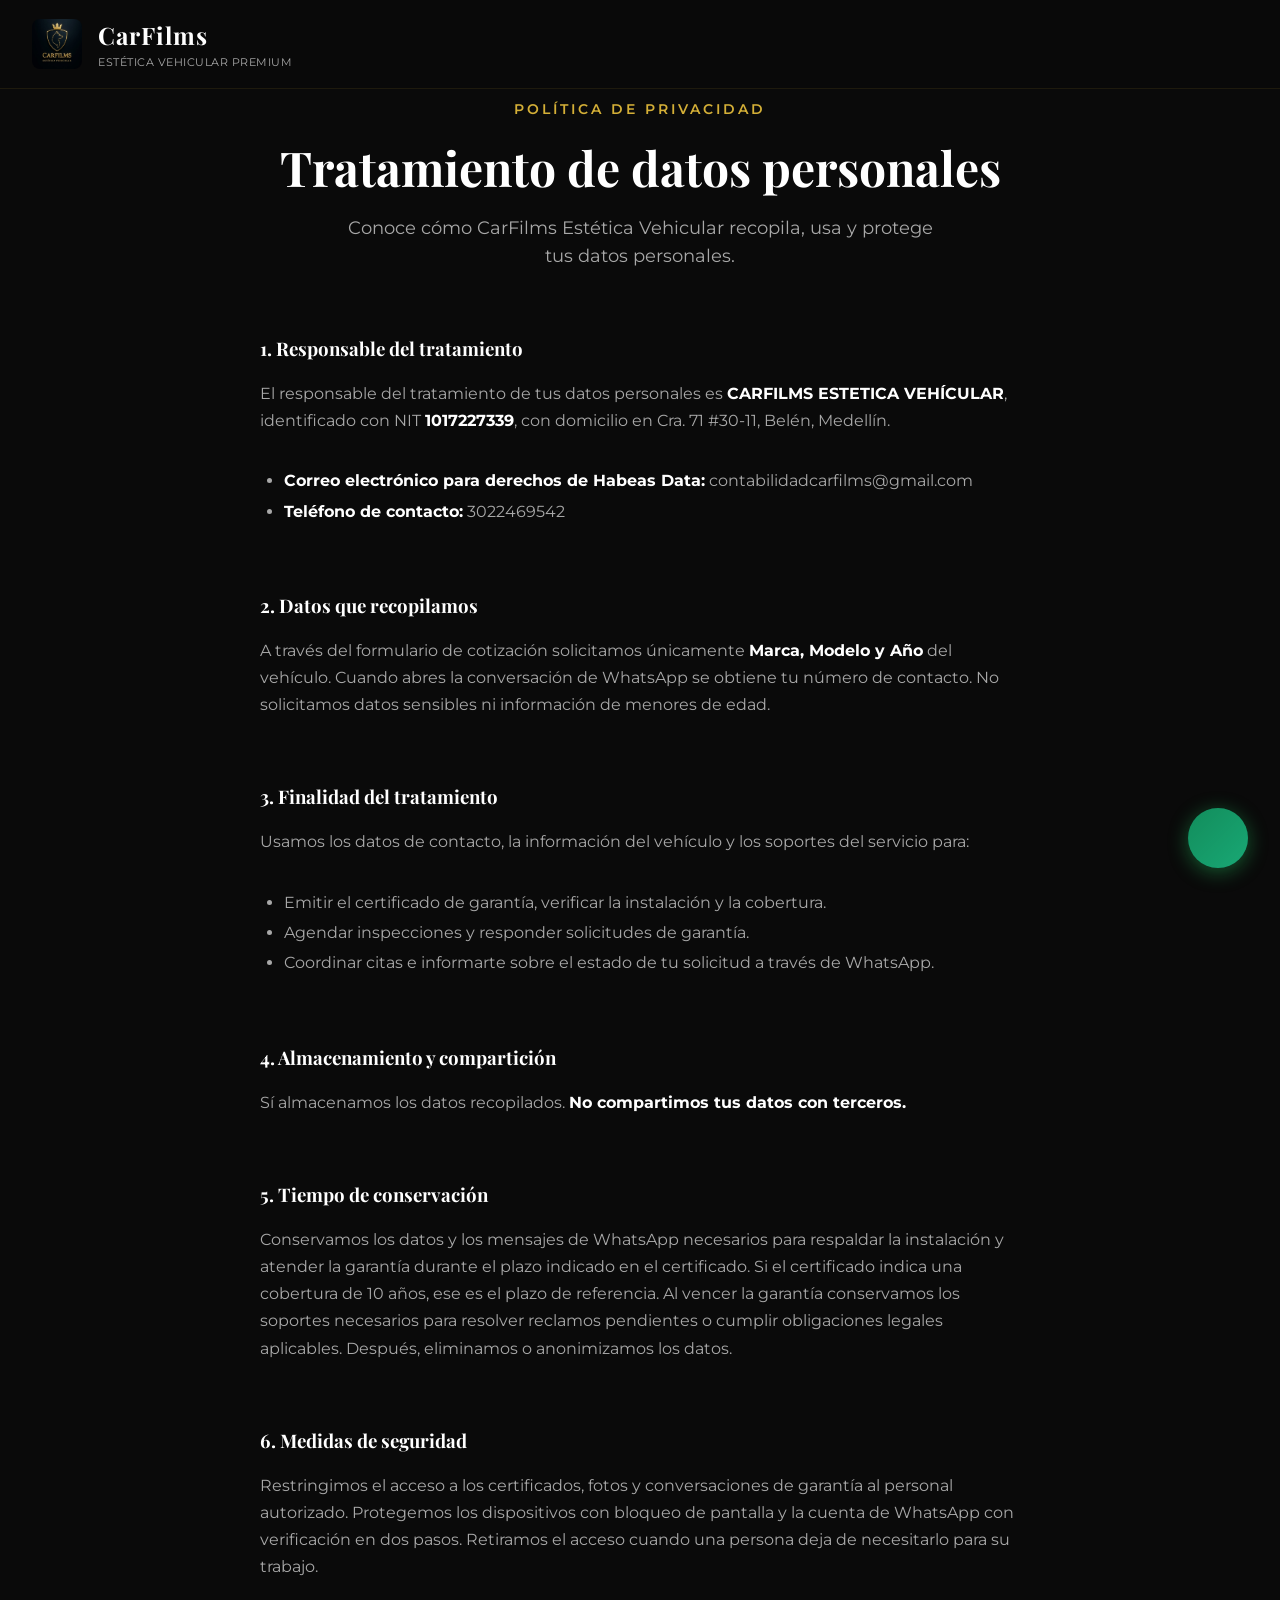
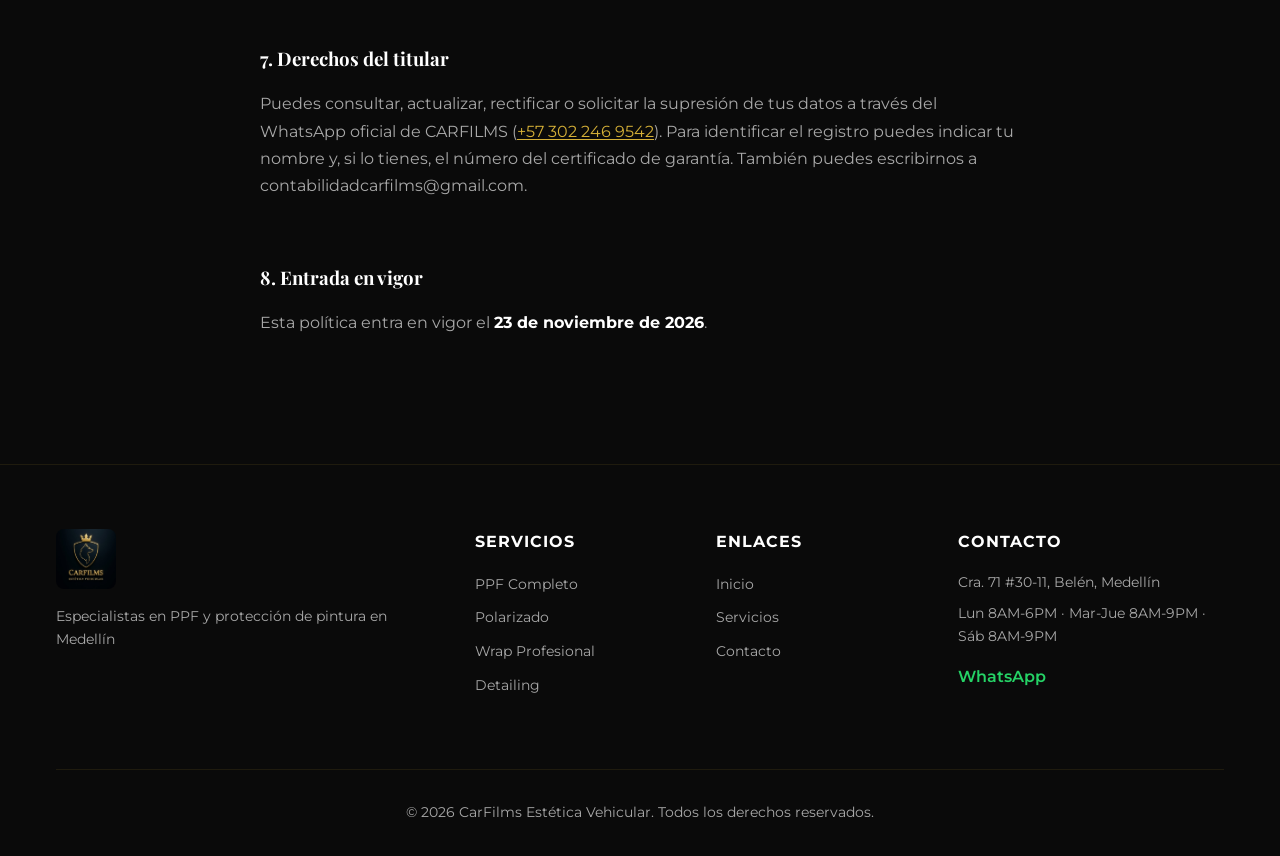
<file: politica-privacidad.html>
<!DOCTYPE html>
<html lang="es">
<head>
    <meta charset="UTF-8">
    <meta name="viewport" content="width=device-width, initial-scale=1.0">
    <meta name="theme-color" content="#0a0a0a">
    <title>Política de privacidad | CarFilms Estética Vehicular</title>
    <meta name="description" content="Política de privacidad y tratamiento de datos personales de CarFilms Estética Vehicular, Medellín.">
    <meta name="robots" content="noindex">
    <link rel="icon" type="image/svg+xml" href="logo-busqueda.svg">
    <link rel="apple-touch-icon" href="logo.jpg">
    <link rel="stylesheet" href="style.css">
    <link href="https://fonts.googleapis.com/css2?family=Montserrat:wght@400;500;600;700&family=Playfair+Display:wght@400;700&display=swap" rel="stylesheet">
</head>
<body>
    <a class="skip-link" href="#contenido-principal">Saltar al contenido principal</a>

    <header class="header" id="header">
        <div class="container header-container">
            <div class="logo-section">
                <img src="logo.jpg" alt="CarFilms Estética Vehicular" class="logo-img">
                <div class="logo-text">
                    <p class="logo-title">CarFilms</p>
                    <p class="logo-subtitle">Estética Vehicular Premium</p>
                </div>
            </div>
            <button class="mobile-menu-btn" id="mobileMenuBtn" aria-label="Abrir menú" aria-expanded="false" aria-controls="mobileMenu">
                <span></span>
                <span></span>
                <span></span>
            </button>
        </div>
    </header>

    <nav class="mobile-menu" id="mobileMenu" aria-label="Menú móvil">
        <a href="index.html#servicios" class="mobile-nav-link">Servicios</a>
        <a href="index.html#cotizar" class="mobile-nav-link">Cotizar</a>
        <a href="index.html#contacto" class="mobile-nav-link">Contacto</a>
        <a href="https://wa.me/573022469542" class="btn-whatsapp-mobile" target="_blank" rel="noopener noreferrer">
            Cotizar por WhatsApp
        </a>
    </nav>

    <main id="contenido-principal">
        <section class="privacy" style="padding: var(--spacing-xl) 0; background: var(--color-black);">
            <div class="container">
                <div class="section-header">
                    <span class="section-tag">Política de privacidad</span>
                    <h1 class="section-title">Tratamiento de datos personales</h1>
                    <p class="section-subtitle">Conoce cómo CarFilms Estética Vehicular recopila, usa y protege tus datos personales.</p>
                </div>

                <div class="privacy-content">
                    <h3>1. Responsable del tratamiento</h3>
                    <p>El responsable del tratamiento de tus datos personales es <strong>CARFILMS ESTETICA VEHÍCULAR</strong>, identificado con NIT <strong>1017227339</strong>, con domicilio en Cra. 71 #30-11, Belén, Medellín.</p>
                    <ul>
                        <li><strong>Correo electrónico para derechos de Habeas Data:</strong> contabilidadcarfilms@gmail.com</li>
                        <li><strong>Teléfono de contacto:</strong> 3022469542</li>
                    </ul>

                    <h3>2. Datos que recopilamos</h3>
                    <p>A través del formulario de cotización solicitamos únicamente <strong>Marca, Modelo y Año</strong> del vehículo. Cuando abres la conversación de WhatsApp se obtiene tu número de contacto. No solicitamos datos sensibles ni información de menores de edad.</p>

                    <h3>3. Finalidad del tratamiento</h3>
                    <p>Usamos los datos de contacto, la información del vehículo y los soportes del servicio para:</p>
                    <ul>
                        <li>Emitir el certificado de garantía, verificar la instalación y la cobertura.</li>
                        <li>Agendar inspecciones y responder solicitudes de garantía.</li>
                        <li>Coordinar citas e informarte sobre el estado de tu solicitud a través de WhatsApp.</li>
                    </ul>

                    <h3>4. Almacenamiento y compartición</h3>
                    <p>Sí almacenamos los datos recopilados. <strong>No compartimos tus datos con terceros.</strong></p>

                    <h3>5. Tiempo de conservación</h3>
                    <p>Conservamos los datos y los mensajes de WhatsApp necesarios para respaldar la instalación y atender la garantía durante el plazo indicado en el certificado. Si el certificado indica una cobertura de 10 años, ese es el plazo de referencia. Al vencer la garantía conservamos los soportes necesarios para resolver reclamos pendientes o cumplir obligaciones legales aplicables. Después, eliminamos o anonimizamos los datos.</p>

                    <h3>6. Medidas de seguridad</h3>
                    <p>Restringimos el acceso a los certificados, fotos y conversaciones de garantía al personal autorizado. Protegemos los dispositivos con bloqueo de pantalla y la cuenta de WhatsApp con verificación en dos pasos. Retiramos el acceso cuando una persona deja de necesitarlo para su trabajo.</p>

                    <h3>7. Derechos del titular</h3>
                    <p>Puedes consultar, actualizar, rectificar o solicitar la supresión de tus datos a través del WhatsApp oficial de CARFILMS (<a href="https://wa.me/573022469542" target="_blank" rel="noopener noreferrer">+57 302 246 9542</a>). Para identificar el registro puedes indicar tu nombre y, si lo tienes, el número del certificado de garantía. También puedes escribirnos a contabilidadcarfilms@gmail.com.</p>

                    <h3>8. Entrada en vigor</h3>
                    <p>Esta política entra en vigor el <strong>23 de noviembre de 2026</strong>.</p>
                </div>
            </div>
        </section>
    </main>

    <footer class="footer">
        <div class="container">
            <div class="footer-content">
                <div class="footer-brand">
                    <img src="logo.jpg" alt="CarFilms" class="footer-logo" loading="lazy" decoding="async">
                    <p class="footer-tagline">Especialistas en PPF y protección de pintura en Medellín</p>
                </div>
                <div class="footer-links">
                    <h3 class="footer-title">Servicios</h3>
                    <ul>
                        <li><a href="index.html#servicios">PPF Completo</a></li>
                        <li><a href="index.html#servicios">Polarizado</a></li>
                        <li><a href="index.html#servicios">Wrap Profesional</a></li>
                        <li><a href="index.html#servicios">Detailing</a></li>
                    </ul>
                </div>
                <div class="footer-links">
                    <h3 class="footer-title">Enlaces</h3>
                    <ul>
                        <li><a href="index.html#inicio">Inicio</a></li>
                        <li><a href="index.html#servicios">Servicios</a></li>
                        <li><a href="index.html#contacto">Contacto</a></li>
                    </ul>
                </div>
                <div class="footer-contact">
                    <h3 class="footer-title">Contacto</h3>
                    <p>Cra. 71 #30-11, Belén, Medellín</p>
                    <p>Lun 8AM-6PM · Mar-Jue 8AM-9PM · Sáb 8AM-9PM</p>
                    <a href="https://wa.me/573022469542" class="footer-whatsapp" target="_blank" rel="noopener noreferrer">
                        WhatsApp
                    </a>
                </div>
            </div>
            <div class="footer-bottom">
                <p>&copy; 2026 CarFilms Estética Vehicular. Todos los derechos reservados.</p>
            </div>
        </div>
    </footer>

    <a href="https://wa.me/573022469542" class="whatsapp-fixed" target="_blank" rel="noopener noreferrer" aria-label="Cotizar por WhatsApp">
        <div class="whatsapp-pulse"></div>
        <svg aria-hidden="true" viewBox="0 0 24 24" fill="currentColor"><use href="#icon-whatsapp"/></svg>
        <span class="whatsapp-tooltip">¡Cotiza Ahora!</span>
    </a>

    <script src="script.js"></script>
</body>
</html>
</file>
<file: style.css>
/* ============================================
   CarFilms Estética Vehicular - Premium Styles
   ============================================ */

/* CSS Variables - Premium Color Palette */
:root {
    color-scheme: dark;

    /* Colors */
    --color-black: #0a0a0a;
    --color-black-light: #111111;
    --color-black-lighter: #1a1a1a;
    --color-silver: #a8a8a8;
    --color-silver-light: #c0c0c0;
    --color-gold: #d4af37;
    --color-gold-light: #e5c76b;
    --color-white: #ffffff;

    /* Gradients */
    --gradient-gold: linear-gradient(135deg, var(--color-gold) 0%, var(--color-gold-light) 50%, var(--color-gold) 100%);
    --gradient-hero: linear-gradient(180deg, rgba(10,10,10,0.7) 0%, rgba(10,10,10,0.9) 100%);

    /* Shadows */
    --shadow-gold: 0 4px 20px rgba(212, 175, 55, 0.3);
    --shadow-card: 0 8px 32px rgba(0, 0, 0, 0.3);

    /* Layers */
    --z-header: 1000;
    --z-menu-btn: 1001;
    --z-menu: 999;

    /* Typography */
    --font-primary: 'Montserrat', sans-serif;
    --font-secondary: 'Playfair Display', serif;

    /* Spacing */
    --spacing-xs: 0.5rem;
    --spacing-sm: 1rem;
    --spacing-md: 2rem;
    --spacing-lg: 4rem;
    --spacing-xl: 6rem;

    /* Transitions */
    --transition-fast: 0.2s ease;
    --transition-medium: 0.3s ease;
    --transition-slow: 0.5s ease;

    /* Border Radius */
    --radius-sm: 8px;
    --radius-md: 12px;
    --radius-lg: 20px;
    --radius-full: 9999px;
}

/* Reset & Base */
*, *::before, *::after {
    margin: 0;
    padding: 0;
    box-sizing: border-box;
}

html {
    scroll-behavior: smooth;
}

body {
    font-family: var(--font-primary);
    background-color: var(--color-black);
    color: var(--color-white);
    line-height: 1.6;
    overflow-x: hidden;
}

img {
    max-width: 100%;
    height: auto;
    display: block;
}

a {
    text-decoration: none;
    color: inherit;
    transition: var(--transition-fast);
}

button {
    cursor: pointer;
    border: none;
    background: none;
    font-family: inherit;
}

.container {
    max-width: 1200px;
    margin: 0 auto;
    padding: 0 var(--spacing-sm);
}

/* ============================================
   HEADER
   ============================================ */
.header {
    position: fixed;
    top: 0;
    left: 0;
    right: 0;
    z-index: var(--z-header);
    background: rgba(10, 10, 10, 0.95);
    backdrop-filter: blur(20px);
    border-bottom: 1px solid rgba(212, 175, 55, 0.1);
    transition: var(--transition-medium);
}

.header-container {
    display: flex;
    align-items: center;
    justify-content: space-between;
    padding: var(--spacing-sm) var(--spacing-md);
    max-width: 1400px;
    margin: 0 auto;
}

.logo-section {
    display: flex;
    align-items: center;
    gap: var(--spacing-sm);
}

.logo-img {
    width: 50px;
    height: 50px;
    border-radius: var(--radius-sm);
    object-fit: cover;
}

.logo-title {
    font-family: var(--font-secondary);
    font-size: clamp(1.15rem, 2vw, 1.5rem);
    font-weight: 700;
    color: var(--color-white);
    letter-spacing: 1px;
}

.logo-subtitle {
    font-size: 0.7rem;
    color: var(--color-silver);
    font-weight: 400;
    letter-spacing: 0.5px;
    text-transform: uppercase;
}

.nav {
    display: flex;
    align-items: center;
    gap: var(--spacing-md);
}

.nav-link {
    font-size: 0.9rem;
    font-weight: 500;
    color: var(--color-silver);
    text-transform: uppercase;
    letter-spacing: 0.5px;
    position: relative;
    padding: 0.5rem 0;
}

.nav-link::after {
    content: '';
    position: absolute;
    bottom: 0;
    left: 0;
    width: 0;
    height: 2px;
    background: var(--gradient-gold);
    transition: var(--transition-medium);
}

.nav-link:hover {
    color: var(--color-white);
}

.nav-link:hover::after {
    width: 100%;
}

.btn-nav-whatsapp {
    display: flex;
    align-items: center;
    gap: 0.5rem;
    padding: 0.6rem 1.2rem;
    background: linear-gradient(135deg, #075E54 0%, #128c7e 100%);
    color: var(--color-white);
    border-radius: var(--radius-full);
    font-weight: 600;
    font-size: 0.85rem;
    min-height: 44px;
    transition: var(--transition-medium);
}

.btn-nav-whatsapp:hover {
    transform: translateY(-2px);
    box-shadow: 0 4px 15px rgba(37, 211, 102, 0.4);
}

.icon-whatsapp {
    width: 18px;
    height: 18px;
}

/* Mobile Menu Button */
.mobile-menu-btn {
    display: none;
    flex-direction: column;
    gap: 5px;
    padding: 5px;
    min-width: 44px;
    min-height: 44px;
    align-items: center;
    justify-content: center;
    z-index: var(--z-menu-btn);
}

.mobile-menu-btn span {
    display: block;
    width: 25px;
    height: 2px;
    background: var(--color-white);
    transition: var(--transition-medium);
}

.mobile-menu-btn.active span:nth-child(1) {
    transform: rotate(45deg) translate(5px, 5px);
}

.mobile-menu-btn.active span:nth-child(2) {
    opacity: 0;
}

.mobile-menu-btn.active span:nth-child(3) {
    transform: rotate(-45deg) translate(5px, -5px);
}

/* Mobile Menu */
.mobile-menu {
    display: none;
    position: fixed;
    top: 0;
    left: 0;
    right: 0;
    bottom: 0;
    background: rgba(10, 10, 10, 0.98);
    backdrop-filter: blur(20px);
    flex-direction: column;
    align-items: center;
    justify-content: center;
    gap: var(--spacing-md);
    z-index: var(--z-menu);
}

.mobile-menu.active {
    display: flex;
}

.mobile-nav-link {
    font-size: 1.5rem;
    font-weight: 600;
    color: var(--color-white);
    text-transform: uppercase;
    letter-spacing: 2px;
}

.btn-whatsapp-mobile {
    display: flex;
    align-items: center;
    gap: 0.75rem;
    padding: 1rem 2rem;
    background: linear-gradient(135deg, #075E54 0%, #128c7e 100%);
    color: var(--color-white);
    border-radius: var(--radius-full);
    font-weight: 700;
    font-size: 1rem;
    margin-top: var(--spacing-sm);
}

/* ============================================
   HERO SECTION
   ============================================ */
.hero {
    position: relative;
    min-height: 100vh;
    min-height: 100svh;
    display: flex;
    align-items: center;
    justify-content: center;
    overflow: hidden;
}

.hero-video-container {
    position: absolute;
    top: 0;
    left: 0;
    width: 100%;
    height: 100%;
    z-index: 0;
}

.hero-video {
    width: 100%;
    height: 100%;
    object-fit: cover;
}

.hero-overlay {
    position: absolute;
    top: 0;
    left: 0;
    width: 100%;
    height: 100%;
    background: var(--gradient-hero);
}

.hero-content {
    position: relative;
    z-index: 1;
    text-align: center;
    padding: var(--spacing-xl) var(--spacing-sm);
    max-width: 900px;
}

.hero-badge {
    display: inline-flex;
    align-items: center;
    gap: var(--spacing-xs);
    background: rgba(212, 175, 55, 0.15);
    border: 1px solid rgba(212, 175, 55, 0.3);
    padding: 0.5rem 1rem;
    border-radius: var(--radius-full);
    margin-bottom: var(--spacing-md);
}

.badge-star {
    color: var(--color-gold);
    font-size: 0.9rem;
    letter-spacing: 2px;
}

.badge-text {
    color: var(--color-silver);
    font-size: 0.85rem;
    font-weight: 500;
}

.hero-title {
    font-family: var(--font-secondary);
    font-size: clamp(2.5rem, 6vw, 4.5rem);
    font-weight: 700;
    line-height: 1.1;
    margin-bottom: var(--spacing-sm);
    letter-spacing: -1px;
}

.title-gold {
    background: var(--gradient-gold);
    -webkit-background-clip: text;
    -webkit-text-fill-color: transparent;
    background-clip: text;
}

.hero-subtitle {
    font-size: clamp(1rem, 2vw, 1.25rem);
    color: var(--color-silver);
    max-width: 600px;
    margin: 0 auto var(--spacing-md);
    font-weight: 400;
}

.hero-cta {
    display: flex;
    align-items: center;
    justify-content: center;
    gap: var(--spacing-sm);
    flex-wrap: wrap;
    margin-bottom: var(--spacing-lg);
}

.btn-secondary {
    display: inline-flex;
    align-items: center;
    padding: 1.2rem 2.5rem;
    background: transparent;
    color: var(--color-white);
    font-weight: 600;
    font-size: 1rem;
    border: 2px solid rgba(255, 255, 255, 0.3);
    border-radius: var(--radius-full);
    transition: var(--transition-medium);
    text-transform: uppercase;
    letter-spacing: 0.5px;
}

.btn-secondary:hover {
    background: var(--color-white);
    color: var(--color-black);
    border-color: var(--color-white);
}

.hero-trust {
    display: flex;
    align-items: center;
    justify-content: center;
    gap: var(--spacing-lg);
    flex-wrap: wrap;
}

.trust-item {
    display: flex;
    align-items: center;
    gap: 0.5rem;
    color: var(--color-silver);
    font-size: 0.9rem;
}

.trust-icon {
    width: 20px;
    height: 20px;
    color: var(--color-gold);
}

/* ============================================
   BENEFITS SECTION (EDITORIAL)
   ============================================ */
.benefits {
    padding: var(--spacing-xl) 0;
    background: var(--color-black);
}

.benefits-grid {
    display: grid;
    grid-template-columns: repeat(2, 1fr);
    gap: var(--spacing-lg);
}

.benefit-card {
    background: transparent;
    border: none;
    padding: 0;
    text-align: left;
    transition: var(--transition-medium);
}

.benefit-card:hover {
    transform: translateY(-3px);
}

.benefit-icon {
    width: 50px;
    height: 50px;
    margin: 0 0 var(--spacing-sm) 0;
    background: rgba(212, 175, 55, 0.1);
    border-radius: 50%;
    display: flex;
    align-items: center;
    justify-content: center;
    padding: 0.8rem;
}

.benefit-icon svg {
    width: 24px;
    height: 24px;
    color: var(--color-gold);
}

.benefit-title {
    font-size: 1.2rem;
    font-weight: 700;
    color: var(--color-white);
    margin-bottom: 0.5rem;
}

.benefit-text {
    font-size: 0.95rem;
    color: var(--color-silver);
    line-height: 1.6;
}

/* ============================================
   SECTION COMMON STYLES
   ============================================ */
.section-header {
    text-align: center;
    margin-bottom: var(--spacing-lg);
}

.section-tag {
    display: inline-block;
    color: var(--color-gold);
    font-size: 0.85rem;
    font-weight: 600;
    text-transform: uppercase;
    letter-spacing: 3px;
    margin-bottom: var(--spacing-xs);
}

.section-title {
    font-family: var(--font-secondary);
    font-size: clamp(2rem, 4vw, 3rem);
    font-weight: 700;
    color: var(--color-white);
    margin-bottom: var(--spacing-xs);
}

.section-subtitle {
    font-size: 1.1rem;
    color: var(--color-silver);
    max-width: 600px;
    margin: 0 auto;
}

/* ============================================
   CARDS - Base compartida
   ============================================ */
.card {
    background: var(--color-black-lighter);
    border: 1px solid rgba(212, 175, 55, 0.1);
    border-radius: var(--radius-lg);
    transition: var(--transition-medium);
}

.card:hover {
    border-color: rgba(212, 175, 55, 0.3);
}

/* ============================================
   SERVICES SECTION
   ============================================ */
.services {
    padding: var(--spacing-xl) 0;
    background: linear-gradient(180deg, var(--color-black) 0%, var(--color-black-light) 100%);
}

.services-grid {
    display: grid;
    grid-template-columns: repeat(2, 1fr);
    gap: var(--spacing-md);
}

.service-card {
    overflow: hidden;
}

.service-card:hover {
    transform: translateY(-8px);
    box-shadow: var(--shadow-card);
}

.service-image {
    position: relative;
    height: 250px;
    overflow: hidden;
    background: var(--color-black-lighter);
    border-bottom: 1px solid rgba(212, 175, 55, 0.1);
}

.service-image::after {
    content: '';
    position: absolute;
    inset: 0;
    background: linear-gradient(180deg, rgba(10, 10, 10, 0.22) 0%, rgba(10, 10, 10, 0) 40%, rgba(10, 10, 10, 0.45) 100%);
    pointer-events: none;
}

.service-image img {
    width: 100%;
    height: 100%;
    object-fit: cover;
    object-position: center;
    transition: var(--transition-slow);
}

.service-card:hover .service-image img {
    transform: scale(1.05);
}

.service-overlay {
    position: absolute;
    top: var(--spacing-sm);
    right: var(--spacing-sm);
}

.service-price {
    display: inline-block;
    background: var(--gradient-gold);
    color: var(--color-black);
    padding: 0.5rem 1rem;
    border-radius: var(--radius-full);
    font-weight: 700;
    font-size: 0.9rem;
}

.service-content {
    padding: var(--spacing-md);
}

.service-title {
    font-size: 1.5rem;
    font-weight: 700;
    color: var(--color-white);
    margin-bottom: 0.75rem;
}

.service-description {
    font-size: 1rem;
    color: var(--color-silver);
    margin-bottom: var(--spacing-sm);
    line-height: 1.6;
}

.service-features {
    list-style: none;
    margin-bottom: var(--spacing-md);
}

.service-features li {
    display: flex;
    align-items: center;
    gap: 0.5rem;
    font-size: 0.9rem;
    color: var(--color-silver-light);
    margin-bottom: 0.5rem;
}

.service-features li::before {
    content: '✓';
    color: var(--color-gold);
    font-weight: 700;
}

.btn-service {
    display: inline-flex;
    align-items: center;
    justify-content: center;
    width: 100%;
    padding: 1rem;
    background: transparent;
    border: 2px solid var(--color-gold);
    color: var(--color-gold);
    font-weight: 700;
    font-size: 0.95rem;
    border-radius: var(--radius-full);
    transition: var(--transition-medium);
    text-transform: uppercase;
    letter-spacing: 0.5px;
}

.btn-service:hover {
    background: var(--color-gold);
    color: var(--color-black);
    box-shadow: var(--shadow-gold);
}

/* ============================================
   RESULTS SECTION
   ============================================ */
.results {
    padding: var(--spacing-xl) 0;
    background: var(--color-black);
}

/* ============================================
   SLIDER ANTES / DESPUÉS
   ============================================ */
.before-after {
    max-width: 1000px;
    margin: 0 auto;
    border: 1px solid rgba(212, 175, 55, 0.4);
    border-radius: var(--radius-lg);
    overflow: hidden;
    background: var(--color-black-light);
}

.before-after-frame {
    position: relative;
    width: 100%;
    aspect-ratio: 1122 / 1402;
    max-height: 70vh;
    overflow: hidden;
    cursor: ew-resize;
    user-select: none;
    -webkit-user-select: none;
    touch-action: pan-y;
}

.ba-img {
    position: absolute;
    top: 0;
    left: 0;
    width: 100%;
    height: 100%;
    object-fit: cover;
    pointer-events: none;
    display: block;
}

.ba-after {
    z-index: 1;
}

.ba-before {
    z-index: 2;
    clip-path: inset(0 50% 0 0);
}

.ba-label {
    position: absolute;
    top: var(--spacing-md);
    z-index: 3;
    padding: 0.5rem 1rem;
    background: var(--color-gold);
    color: var(--color-black);
    font-size: 0.85rem;
    font-weight: 800;
    letter-spacing: 1px;
    border-radius: var(--radius-md);
    pointer-events: none;
    text-transform: uppercase;
}

.ba-label-before { left: var(--spacing-md); }
.ba-label-after { right: var(--spacing-md); }

.ba-handle {
    position: absolute;
    top: 50%;
    left: 50%;
    transform: translate(-50%, -50%);
    width: 44px;
    height: 44px;
    border-radius: var(--radius-full);
    background: var(--color-black);
    border: 2px solid var(--color-gold);
    color: var(--color-gold);
    display: flex;
    align-items: center;
    justify-content: center;
    z-index: 4;
    cursor: ew-resize;
    box-shadow: var(--shadow-gold);
    user-select: none;
    pointer-events: none;
}

.ba-handle-arrows {
    font-size: 1.2rem;
    font-weight: 700;
    line-height: 1;
    letter-spacing: -2px;
    padding-right: 2px;
}

.ba-handle:focus-visible {
    outline: 2px solid var(--color-white);
    outline-offset: 3px;
}

@media (max-width: 768px) {
    .before-after-frame {
        max-height: none;
    }
}

/* ============================================
   GALERÍA DE TRABAJOS REALES
   ============================================ */
.gallery-grid {
    display: grid;
    grid-template-columns: repeat(3, 1fr);
    gap: var(--spacing-sm);
}

.gallery-item {
    position: relative;
    overflow: hidden;
}

.gallery-item img {
    display: block;
    width: 100%;
    aspect-ratio: 4 / 5;
    object-fit: cover;
    transition: transform 0.5s ease;
}

.gallery-item:hover img {
    transform: scale(1.04);
}

@media (max-width: 1024px) {
    .gallery-grid {
        grid-template-columns: repeat(2, 1fr);
    }
}

@media (max-width: 480px) {
    .gallery-grid {
        grid-template-columns: 1fr;
    }
}

/* ============================================
   TESTIMONIALS SECTION
   ============================================ */
.testimonials {
    padding: var(--spacing-xl) 0;
    background: linear-gradient(180deg, var(--color-black-light) 0%, var(--color-black) 100%);
}

.testimonials-grid {
    display: grid;
    grid-template-columns: repeat(3, 1fr);
    gap: var(--spacing-md);
}

.testimonial-card {
    padding: var(--spacing-md);
}

.testimonial-card:hover {
    transform: translateY(-5px);
}

.testimonial-stars {
    color: var(--color-gold);
    font-size: 1.2rem;
    letter-spacing: 2px;
    margin-bottom: var(--spacing-sm);
}

.testimonial-text {
    font-size: 1rem;
    color: var(--color-silver-light);
    line-height: 1.7;
    margin-bottom: var(--spacing-md);
    font-style: italic;
}

.testimonial-author {
    display: flex;
    align-items: center;
    gap: var(--spacing-sm);
}

.author-avatar {
    width: 50px;
    height: 50px;
    background: var(--gradient-gold);
    border-radius: 50%;
    display: flex;
    align-items: center;
    justify-content: center;
    font-weight: 700;
    color: var(--color-black);
    font-size: 1rem;
}

.author-name {
    font-size: 1rem;
    font-weight: 700;
    color: var(--color-white);
}

.author-car {
    font-size: 0.85rem;
    color: var(--color-silver);
}

/* ============================================
   TRUST SECTION
   ============================================ */
.trust-section {
    padding: var(--spacing-xl) 0;
    background: var(--color-black);
}

.trust-content {
    display: grid;
    grid-template-columns: 1fr 1fr;
    gap: var(--spacing-lg);
    align-items: center;
}

.trust-description {
    font-size: 1.1rem;
    color: var(--color-silver);
    line-height: 1.7;
    margin-bottom: var(--spacing-md);
}

/* Trust Badges - Authority Section */
.trust-badges {
    display: flex;
    gap: var(--spacing-md);
    margin-bottom: var(--spacing-md);
    flex-wrap: wrap;
}

.trust-badge-item {
    background: linear-gradient(145deg, var(--color-black-lighter) 0%, var(--color-black-light) 100%);
    border: 1px solid rgba(212, 175, 55, 0.2);
    border-radius: var(--radius-md);
    padding: var(--spacing-sm) var(--spacing-md);
    text-align: center;
    min-width: 140px;
}

.badge-number {
    display: block;
    font-family: var(--font-secondary);
    font-size: 2rem;
    font-weight: 700;
    background: var(--gradient-gold);
    -webkit-background-clip: text;
    -webkit-text-fill-color: transparent;
    background-clip: text;
    line-height: 1;
}

.badge-label {
    display: block;
    font-size: 0.8rem;
    color: var(--color-silver);
    margin-top: 0.25rem;
}

.section-description {
    font-size: 1.1rem;
    color: var(--color-silver);
    text-align: center;
    max-width: 700px;
    margin: 0 auto var(--spacing-lg);
    line-height: 1.6;
}

.trust-features-list {
    display: flex;
    flex-direction: column;
    gap: var(--spacing-md);
}

.trust-feature-item {
    display: flex;
    align-items: flex-start;
    gap: var(--spacing-sm);
    background: var(--color-black-lighter);
    padding: var(--spacing-md);
    border-radius: var(--radius-md);
    border: 1px solid rgba(212, 175, 55, 0.1);
}

.feature-icon {
    width: 40px;
    height: 40px;
    background: rgba(212, 175, 55, 0.1);
    border-radius: var(--radius-sm);
    display: flex;
    align-items: center;
    justify-content: center;
    flex-shrink: 0;
}

.feature-icon svg {
    width: 20px;
    height: 20px;
    color: var(--color-gold);
}

.feature-text h3 {
    font-size: 1.1rem;
    font-weight: 700;
    color: var(--color-white);
    margin-bottom: 0.25rem;
}

.feature-text p {
    font-size: 0.9rem;
    color: var(--color-silver);
}

/* ============================================
   FOOTER
   ============================================ */
.footer {
    padding: var(--spacing-lg) 0 var(--spacing-md);
    background: var(--color-black);
    border-top: 1px solid rgba(212, 175, 55, 0.1);
}

.footer-content {
    display: grid;
    grid-template-columns: 2fr 1fr 1fr 1.5fr;
    gap: var(--spacing-lg);
    margin-bottom: var(--spacing-lg);
}

.footer-logo {
    width: 60px;
    height: 60px;
    border-radius: var(--radius-sm);
    margin-bottom: var(--spacing-sm);
}

.footer-tagline {
    font-size: 0.9rem;
    color: var(--color-silver);
    margin-bottom: var(--spacing-sm);
}

.footer-social {
    display: flex;
    gap: var(--spacing-xs);
}

.social-link {
    width: 40px;
    height: 40px;
    background: var(--color-black-lighter);
    border-radius: 50%;
    display: flex;
    align-items: center;
    justify-content: center;
    transition: var(--transition-fast);
}

.social-link:hover {
    background: var(--color-gold);
    color: var(--color-black);
}

.social-link svg {
    width: 20px;
    height: 20px;
}

.footer-title {
    font-size: 1rem;
    font-weight: 700;
    color: var(--color-white);
    margin-bottom: var(--spacing-sm);
    text-transform: uppercase;
    letter-spacing: 1px;
}

.footer-links ul {
    list-style: none;
}

.footer-links li {
    margin-bottom: 0.5rem;
}

.footer-links a {
    font-size: 0.9rem;
    color: var(--color-silver);
    transition: var(--transition-fast);
}

.footer-links a:hover {
    color: var(--color-gold);
}

.footer-contact p {
    font-size: 0.9rem;
    color: var(--color-silver);
    margin-bottom: 0.5rem;
}

.footer-whatsapp {
    display: inline-flex;
    align-items: center;
    gap: 0.5rem;
    color: #25d366;
    font-weight: 600;
    margin-top: var(--spacing-xs);
}

.footer-whatsapp svg {
    width: 18px;
    height: 18px;
}

.footer-whatsapp:hover {
    color: var(--color-gold);
}

.footer-bottom {
    text-align: center;
    padding-top: var(--spacing-md);
    border-top: 1px solid rgba(212, 175, 55, 0.1);
}

.footer-bottom p {
    font-size: 0.85rem;
    color: var(--color-silver);
}

/* ============================================
   FIXED WHATSAPP BUTTON
   ============================================ */
.whatsapp-fixed {
    position: fixed;
    bottom: max(var(--spacing-md), env(safe-area-inset-bottom));
    right: max(var(--spacing-md), env(safe-area-inset-right));
    width: 60px;
    height: 60px;
    background: linear-gradient(135deg, #075E54 0%, #128c7e 100%);
    border-radius: 50%;
    display: flex;
    align-items: center;
    justify-content: center;
    z-index: 100;
    box-shadow: 0 4px 20px rgba(37, 211, 102, 0.4);
    transition: var(--transition-medium);
}

.whatsapp-fixed svg {
    width: 30px;
    height: 30px;
    color: var(--color-white);
}

.whatsapp-fixed:hover {
    transform: scale(1.1);
    box-shadow: 0 6px 25px rgba(37, 211, 102, 0.6);
}

.whatsapp-pulse {
    position: absolute;
    width: 100%;
    height: 100%;
    border-radius: 50%;
    background: rgba(37, 211, 102, 0.4);
    animation: pulse 2s infinite;
}

@keyframes pulse {
    0% {
        transform: scale(1);
        opacity: 1;
    }
    100% {
        transform: scale(1.5);
        opacity: 0;
    }
}

.whatsapp-tooltip {
    position: absolute;
    right: 70px;
    background: var(--color-black-lighter);
    color: var(--color-white);
    padding: 0.5rem 1rem;
    border-radius: var(--radius-sm);
    font-size: 0.85rem;
    font-weight: 600;
    white-space: nowrap;
    opacity: 0;
    visibility: hidden;
    transition: var(--transition-fast);
    border: 1px solid rgba(212, 175, 55, 0.2);
}

.whatsapp-fixed:hover .whatsapp-tooltip {
    opacity: 1;
    visibility: visible;
}

/* ============================================
   RESPONSIVE DESIGN
   ============================================ */
@media (max-width: 1024px) {
    .logo-subtitle {
        display: none;
    }

    .nav {
        display: none;
    }

    .mobile-menu-btn {
        display: flex;
    }

    .benefits-grid {
        grid-template-columns: repeat(2, 1fr);
    }
    
    .trust-content {
        grid-template-columns: 1fr;
    }
    
    .footer-content {
        grid-template-columns: 1fr 1fr;
    }
}

@media (max-width: 768px) {
    .hero-cta {
        flex-direction: column;
        width: 100%;
    }
    
    .btn-secondary {
        width: 100%;
        justify-content: center;
    }
    
    .hero-trust {
        flex-direction: column;
        gap: var(--spacing-sm);
    }
    
    .benefits-grid,
    .services-grid,
    .results-grid,
    .testimonials-grid {
        grid-template-columns: 1fr;
    }
    
    .footer-content {
        grid-template-columns: 1fr;
        text-align: center;
    }
    
    .footer-social {
        justify-content: center;
    }
    
    .trust-feature-item {
        flex-direction: column;
        text-align: center;
    }
    
    .feature-icon {
        margin: 0 auto;
    }
    
    .whatsapp-fixed {
        width: 55px;
        height: 55px;
        bottom: var(--spacing-sm);
        right: var(--spacing-sm);
    }
    
    .whatsapp-fixed svg {
        width: 26px;
        height: 26px;
    }
    
    .whatsapp-tooltip {
        display: none;
    }

    /* Arreglo del precio de servicios en móvil */
    .service-overlay {
        top: auto;
        bottom: var(--spacing-sm);
        right: var(--spacing-sm);
    }

    .service-price {
        font-size: 0.75rem;
        padding: 0.3rem 0.6rem;
    }
    
    .service-image {
        height: 220px;
    }

    /* Arreglo de la sección Trust (estadísticas) en móvil */
    .trust-badges {
        flex-direction: column;
        align-items: center;
        gap: var(--spacing-sm);
    }

    .trust-badge-item {
        width: 100%;
        max-width: 300px;
    }

    .trust-description {
        text-align: center;
    }
}

@media (max-width: 480px) {
    .hero-badge {
        display: none;
    }
}

/* ============================================
   SCROLL ANIMATIONS
   ============================================ */
@keyframes fadeInUp {
    from {
        opacity: 0;
        transform: translateY(30px);
    }
    to {
        opacity: 1;
        transform: translateY(0);
    }
}

.fade-in-up {
    animation: fadeInUp 0.6s ease forwards;
}

/* Scrollbar Styling */
::-webkit-scrollbar {
    width: 10px;
}

::-webkit-scrollbar-track {
    background: var(--color-black);
}

::-webkit-scrollbar-thumb {
    background: var(--color-gold);
    border-radius: var(--radius-full);
}

::-webkit-scrollbar-thumb:hover {
    background: var(--color-gold-light);
}

/* ============================================
   NEW CONVERSION ELEMENTS
   ============================================ */

/* Hero WhatsApp Button */
.btn-hero-whatsapp {
    display: inline-flex;
    align-items: center;
    justify-content: center;
    gap: 0.75rem;
    padding: 1.5rem 3rem;
    background: linear-gradient(135deg, #075E54 0%, #128c7e 100%);
    color: var(--color-white);
    font-weight: 700;
    font-size: 1.1rem;
    border-radius: var(--radius-full);
    transition: var(--transition-medium);
    box-shadow: 0 6px 25px rgba(37, 211, 102, 0.4);
    text-transform: uppercase;
    letter-spacing: 0.5px;
}

.btn-hero-whatsapp:hover {
    transform: translateY(-3px) scale(1.02);
    box-shadow: 0 10px 40px rgba(37, 211, 102, 0.6);
}

.btn-hero-whatsapp svg {
    width: 24px;
    height: 24px;
}

.results-cta {
    text-align: center;
    margin-top: var(--spacing-lg);
}

.btn-results {
    display: inline-flex;
    align-items: center;
    gap: 0.75rem;
    padding: 1.2rem 2.5rem;
    background: linear-gradient(135deg, #075E54 0%, #128c7e 100%);
    color: var(--color-white);
    font-weight: 700;
    font-size: 1rem;
    border-radius: var(--radius-full);
    transition: var(--transition-medium);
    box-shadow: 0 4px 20px rgba(37, 211, 102, 0.3);
}

.btn-results:hover {
    transform: translateY(-3px);
    box-shadow: 0 8px 30px rgba(37, 211, 102, 0.5);
}

.btn-results svg {
    width: 20px;
    height: 20px;
}

/* Testimonials CTA */
.testimonials-cta {
    text-align: center;
    margin-top: var(--spacing-lg);
}

.btn-testimonials {
    display: inline-flex;
    align-items: center;
    gap: 0.75rem;
    padding: 1.2rem 2.5rem;
    background: transparent;
    border: 2px solid var(--color-gold);
    color: var(--color-gold);
    font-weight: 700;
    font-size: 1rem;
    border-radius: var(--radius-full);
    transition: var(--transition-medium);
}

.btn-testimonials:hover {
    background: var(--color-gold);
    color: var(--color-black);
    box-shadow: var(--shadow-gold);
}

.btn-testimonials svg {
    width: 20px;
    height: 20px;
}

/* Final CTA Section */
.final-cta {
    padding: var(--spacing-xl) 0;
    background: linear-gradient(180deg, var(--color-black) 0%, var(--color-black-light) 100%);
    border-top: 1px solid rgba(212, 175, 55, 0.1);
}

.final-cta-content {
    text-align: center;
    max-width: 800px;
    margin: 0 auto;
}

.final-cta-title {
    font-family: var(--font-secondary);
    font-size: clamp(2rem, 4vw, 3rem);
    font-weight: 700;
    color: var(--color-white);
    margin-bottom: var(--spacing-sm);
    line-height: 1.2;
}

.final-cta-text {
    font-size: 1.15rem;
    color: var(--color-silver);
    margin-bottom: var(--spacing-lg);
    line-height: 1.7;
}

.final-cta-buttons {
    margin-bottom: var(--spacing-lg);
}

.btn-final-whatsapp {
    display: inline-flex;
    align-items: center;
    justify-content: center;
    gap: 0.75rem;
    padding: 1.5rem 3.5rem;
    background: linear-gradient(135deg, #075E54 0%, #128c7e 100%);
    color: var(--color-white);
    font-weight: 700;
    font-size: 1.2rem;
    border-radius: var(--radius-full);
    transition: var(--transition-medium);
    box-shadow: 0 6px 30px rgba(37, 211, 102, 0.4);
    text-transform: uppercase;
    letter-spacing: 0.5px;
}

.btn-final-whatsapp:hover {
    transform: translateY(-4px) scale(1.02);
    box-shadow: 0 12px 40px rgba(37, 211, 102, 0.6);
}

.btn-final-whatsapp svg {
    width: 28px;
    height: 28px;
}

.final-cta-info {
    display: flex;
    align-items: center;
    justify-content: center;
    gap: var(--spacing-lg);
    flex-wrap: wrap;
}

.final-cta-item {
    display: flex;
    align-items: center;
    gap: 0.5rem;
    color: var(--color-silver);
    font-size: 0.95rem;
}

.final-cta-item svg {
    width: 18px;
    height: 18px;
    color: var(--color-gold);
}

/* Secondary Results */
.results-secondary {
    padding-top: 0;
    background: linear-gradient(180deg, var(--color-black-light) 0%, var(--color-black) 100%);
}

/* ============================================
   MOBILE OPTIMIZATIONS
   ============================================ */

@media (max-width: 768px) {
    /* Disable pulse animation on mobile */
    .whatsapp-pulse {
        animation: none;
        display: none;
    }
    
    /* Reduce shadow complexity */
    .service-card:hover,
    .testimonial-card:hover,
    .benefit-card:hover {
        transform: none;
        box-shadow: none;
    }
}

/* Reduced motion preference */
@media (prefers-reduced-motion: reduce) {
    .whatsapp-pulse {
        animation: none;
    }
    
    .service-card:hover .service-image img {
        transform: none;
    }
}

/* Low data mode simulation (for testing) */
@media (prefers-reduced-data: reduce) {
    video {
        display: none !important;
    }
}

/* ============================================
   ACCESIBILIDAD - Foco y skip link
   ============================================ */
.skip-link {
    position: absolute;
    left: -9999px;
    top: 0;
    padding: 0.75rem 1.5rem;
    background: var(--color-gold);
    color: var(--color-black);
    font-weight: 700;
    text-decoration: none;
    z-index: 2000;
    border-radius: 0 0 var(--radius-sm) 0;
}

.skip-link:focus {
    left: 0;
}

a:focus-visible,
button:focus-visible,
[tabindex]:focus-visible {
    outline: 2px solid var(--color-gold);
    outline-offset: 3px;
    border-radius: var(--radius-sm);
}

/* ============================================
   ESTADOS - Toast de WhatsApp
   ============================================ */
.toast {
    position: fixed;
    bottom: max(var(--spacing-lg), env(safe-area-inset-bottom));
    left: 50%;
    transform: translate(-50%, 1rem);
    z-index: 2000;
    background: var(--color-black-lighter);
    color: var(--color-white);
    border: 1px solid var(--color-gold);
    border-radius: var(--radius-full);
    padding: 0.75rem 1.5rem;
    font-size: 0.9rem;
    font-weight: 600;
    box-shadow: var(--shadow-card);
    opacity: 0;
    pointer-events: none;
    transition: opacity 0.3s ease, transform 0.3s ease;
}

.toast.visible {
    opacity: 1;
    transform: translate(-50%, 0);
}

/* ============================================
   MARCAS QUE INSTALAMOS
   ============================================ */
.brands {
    padding: var(--spacing-xl) 0 var(--spacing-md);
    background: var(--color-black);
    border-bottom: 1px solid rgba(212, 175, 55, 0.1);
}

.brands-header {
    margin-bottom: var(--spacing-md);
}

.brands-title {
    font-size: clamp(1.5rem, 3vw, 2rem);
}

.brands-subtitle {
    color: var(--color-silver);
    font-size: 1rem;
    margin-top: var(--spacing-xs);
}

.brands-grid {
    display: grid;
    grid-template-columns: repeat(2, minmax(0, 1fr));
    gap: var(--spacing-md);
    max-width: 680px;
    margin: 0 auto;
}

.brand-logo {
    display: flex;
    align-items: center;
    justify-content: center;
    min-height: 110px;
    padding: 1.5rem;
    background: var(--color-black-lighter);
    border: 1px solid rgba(212, 175, 55, 0.15);
    border-radius: var(--radius-md);
    transition: var(--transition-medium);
}

.brand-logo img {
    display: block;
    width: auto;
    height: auto;
    max-width: 100%;
    max-height: 40px;
    opacity: 0.85;
    transition: var(--transition-medium);
}

/* Ajuste óptico por marca: los wordmarks con mucho aire necesitan más altura */
.brand-logo img.brand-logo-avery { max-height: 54px; filter: brightness(0) invert(1); }
.brand-logo img.brand-logo-starkpro { max-height: 38px; filter: brightness(1.25); }

.brand-logo:hover {
    border-color: rgba(212, 175, 55, 0.4);
    transform: translateY(-2px);
}

.brand-logo:hover img {
    opacity: 1;
}

@media (max-width: 768px) {
    .brand-logo {
        min-height: 96px;
        padding: 1rem 0.75rem;
    }

    .brand-logo img.brand-logo-avery { max-height: 44px; }
    .brand-logo img.brand-logo-starkpro { max-height: 30px; }
}

@media (max-width: 480px) {
    .brands-grid {
        gap: var(--spacing-sm);
    }

    .brand-logo {
        min-height: 84px;
        padding: 0.75rem 0.5rem;
    }
}

/* ============================================
   PROCESO DE SERVICIO
   ============================================ */
.proceso {
    padding: var(--spacing-xl) 0;
    background: var(--color-black);
    border-bottom: 1px solid rgba(212, 175, 55, 0.1);
}

.proceso-grid {
    display: grid;
    grid-template-columns: repeat(auto-fit, minmax(240px, 1fr));
    gap: var(--spacing-md);
    margin-top: var(--spacing-lg);
}

.paso {
    display: flex;
    flex-direction: column;
    gap: var(--spacing-sm);
    padding: var(--spacing-md);
    background: var(--color-black-lighter);
    border: 1px solid rgba(212, 175, 55, 0.1);
    border-radius: var(--radius-md);
}

.paso-numero {
    font-family: var(--font-secondary);
    font-size: 1.5rem;
    font-weight: 700;
    color: var(--color-gold);
}

.paso-titulo {
    font-size: 1.1rem;
    font-weight: 700;
    color: var(--color-white);
    margin: 0;
}

.paso-texto {
    font-size: 0.95rem;
    color: var(--color-silver);
    line-height: 1.6;
    margin: 0;
}

/* ============================================
   COTIZACIÓN
   ============================================ */
.cotizar {
    padding: var(--spacing-xl) 0;
    background: var(--color-black);
    border-bottom: 1px solid rgba(212, 175, 55, 0.1);
}

.form-cotizacion {
    display: flex;
    flex-direction: column;
    gap: var(--spacing-md);
    margin-top: var(--spacing-lg);
    max-width: 640px;
}

.form-grid {
    display: grid;
    grid-template-columns: repeat(auto-fit, minmax(260px, 1fr));
    gap: var(--spacing-md);
}

.form-group {
    display: flex;
    flex-direction: column;
    gap: var(--spacing-xs);
}

.form-group label {
    font-size: 0.9rem;
    font-weight: 600;
    color: var(--color-white);
}

.form-group input,
.form-group select,
.form-group textarea {
    width: 100%;
    padding: 0.85rem 1rem;
    font-size: 1rem;
    font-family: var(--font-primary);
    background: var(--color-black-lighter);
    border: 1px solid rgba(212, 175, 55, 0.2);
    border-radius: var(--radius-md);
    color: var(--color-white);
    transition: var(--transition-fast);
    box-sizing: border-box;
}

.form-group input:focus,
.form-group select:focus,
.form-group textarea:focus {
    outline: 2px solid var(--color-gold);
    outline-offset: 2px;
    border-color: transparent;
}

.form-group input::placeholder,
.form-group textarea::placeholder {
    color: rgba(168, 168, 168, 0.6);
}

.form-group textarea {
    resize: vertical;
    min-height: 100px;
}

.terms {
    flex-direction: row;
    align-items: flex-start;
    gap: var(--spacing-sm);
}

.terms input {
    width: auto;
    margin-top: 0.15rem;
}

.terms label {
    font-size: 0.9rem;
    color: var(--color-silver);
    margin: 0;
    cursor: pointer;
}

.terms a {
    color: var(--color-gold);
    text-decoration: underline;
    text-decoration-thickness: 1px;
    text-underline-offset: 2px;
}

.btn-submit {
    display: inline-flex;
    align-items: center;
    justify-content: center;
    gap: 0.75rem;
    padding: 1.1rem 2rem;
    font-size: 1rem;
    font-weight: 700;
    font-family: var(--font-primary);
    background: linear-gradient(135deg, #075E54 0%, #128c7e 100%);
    color: var(--color-white);
    border: none;
    border-radius: var(--radius-full);
    cursor: pointer;
    transition: var(--transition-medium);
    text-transform: uppercase;
    letter-spacing: 0.5px;
    min-height: 52px;
}

.btn-submit:hover {
    transform: translateY(-2px);
    box-shadow: 0 8px 30px rgba(37, 211, 102, 0.4);
}

.btn-submit:active {
    transform: translateY(0);
}

.btn-submit:focus-visible {
    outline: 2px solid var(--color-gold);
    outline-offset: 3px;
}

.form-mensaje {
    margin-top: var(--spacing-sm);
    padding: var(--spacing-sm) var(--spacing-md);
    border-radius: var(--radius-md);
    font-size: 0.95rem;
    font-weight: 600;
    text-align: center;
    display: none;
}

.form-mensaje.visible {
    display: block;
}

.form-mensaje.success {
    background: rgba(37, 211, 102, 0.1);
    border: 1px solid rgba(37, 211, 102, 0.3);
    color: var(--color-white);
}

.form-mensaje.error {
    background: rgba(255, 51, 51, 0.1);
    border: 1px solid rgba(255, 51, 51, 0.3);
    color: var(--color-white);
}

/* ============================================
   PREGUNTAS FRECUENTES
   ============================================ */
.faq {
    padding: var(--spacing-xl) 0;
    background: var(--color-black);
    border-bottom: 1px solid rgba(212, 175, 55, 0.1);
}

.faq-grid {
    display: flex;
    flex-direction: column;
    gap: var(--spacing-xs);
    margin-top: var(--spacing-lg);
}

.faq-item {
    background: var(--color-black-lighter);
    border: 1px solid rgba(212, 175, 55, 0.1);
    border-radius: var(--radius-md);
    overflow: hidden;
}

.faq-pregunta {
    display: flex;
    align-items: center;
    justify-content: space-between;
    padding: var(--spacing-md) var(--spacing-lg);
    font-size: 1rem;
    font-weight: 600;
    color: var(--color-white);
    background: transparent;
    border: none;
    cursor: pointer;
    text-align: left;
    width: 100%;
    transition: var(--transition-fast);
}

.faq-pregunta::-webkit-details-marker {
    display: none;
}

.faq-pregunta::after {
    content: "+";
    font-size: 1.5rem;
    color: var(--color-gold);
    font-weight: 400;
    line-height: 1;
}

.faq-item[open] .faq-pregunta::after {
    content: "−";
}

.faq-pregunta:hover {
    background: rgba(212, 175, 55, 0.05);
}

.faq-pregunta:focus-visible {
    outline: 2px solid var(--color-gold);
    outline-offset: 2px;
}

.faq-respuesta {
    padding: 0 var(--spacing-lg) var(--spacing-md);
    font-size: 0.95rem;
    color: var(--color-silver);
    line-height: 1.6;
    margin: 0;
}

/* ============================================
   BARRA DE ACCIÓN MÓVIL
   ============================================ */
.mobile-action-bar {
    position: fixed;
    bottom: 0;
    left: 0;
    right: 0;
    display: flex;
    align-items: center;
    justify-content: space-between;
    padding: 0.85rem var(--spacing-md);
    background: var(--color-black-lighter);
    border-top: 1px solid rgba(212, 175, 55, 0.15);
    z-index: 1100;
    box-shadow: 0 -4px 20px rgba(0, 0, 0, 0.4);
    transform: translateY(100%);
    transition: transform 0.3s ease;
}

.mobile-action-bar.visible {
    transform: translateY(0);
}

.mobile-action-close {
    background: transparent;
    border: none;
    color: var(--color-silver);
    font-size: 1.5rem;
    cursor: pointer;
    padding: 0.25rem;
    line-height: 1;
    min-width: 44px;
    min-height: 44px;
    display: flex;
    align-items: center;
    justify-content: center;
}

.mobile-action-close:hover {
    color: var(--color-white);
}

.mobile-action-whatsapp {
    display: inline-flex;
    align-items: center;
    gap: 0.6rem;
    padding: 0.85rem 1.5rem;
    font-size: 0.95rem;
    font-weight: 700;
    color: var(--color-white);
    text-decoration: none;
    background: linear-gradient(135deg, #075E54 0%, #128c7e 100%);
    border-radius: var(--radius-full);
    border: 1px solid rgba(255, 255, 255, 0.2);
    transition: var(--transition-fast);
    min-height: 48px;
}

.mobile-action-whatsapp svg {
    width: 20px;
    height: 20px;
}

.mobile-action-whatsapp:hover {
    filter: brightness(1.1);
    transform: translateY(-1px);
}

/* La burbuja flotante de WhatsApp se muestra también en móvil */

/* ============================================
   VIDEOS DE GALERÍA (integrados en gallery-grid)
   ============================================ */
.video-item {
    position: relative;
    overflow: hidden;
    background: var(--color-black);
}

.video-wrapper {
    position: relative;
    width: 100%;
    aspect-ratio: 4 / 5;
    overflow: hidden;
    background: var(--color-black);
}

.video-wrapper video {
    position: absolute;
    top: 0;
    left: 0;
    width: 100%;
    height: 100%;
    object-fit: cover;
    display: block;
}

.video-play-btn {
    position: absolute;
    top: 50%;
    left: 50%;
    transform: translate(-50%, -50%);
    width: 64px;
    height: 64px;
    border-radius: var(--radius-full);
    background: rgba(212, 175, 55, 0.9);
    border: none;
    color: var(--color-black);
    font-size: 1.5rem;
    cursor: pointer;
    display: flex;
    align-items: center;
    justify-content: center;
    z-index: 2;
    transition: var(--transition-fast);
    line-height: 1;
}

.video-play-btn:hover {
    background: var(--color-gold);
    transform: translate(-50%, -50%) scale(1.1);
}

.video-play-btn:focus-visible {
    outline: 2px solid var(--color-gold);
    outline-offset: 2px;
}

.video-item video.playing ~ .video-play-btn {
    display: none;
}

.video-item .gallery-video {
    pointer-events: none;
}

/* ============================================
   POLÍTICA DE PRIVACIDAD
   ============================================ */
.privacy-content {
    max-width: 760px;
    margin: 0 auto;
}

.privacy-content h3 {
    font-family: var(--font-secondary);
    color: var(--color-white);
    margin: var(--spacing-lg) 0 var(--spacing-sm);
}

.privacy-content h3:first-child {
    margin-top: 0;
}

.privacy-content p,
.privacy-content li {
    color: var(--color-silver);
    line-height: 1.7;
}

.privacy-content p {
    margin-bottom: var(--spacing-md);
}

.privacy-content ul {
    margin-left: 1.5rem;
    margin-bottom: var(--spacing-md);
}

.privacy-content li {
    line-height: 1.9;
}

.privacy-content strong {
    color: var(--color-white);
}

.privacy-content a {
    color: var(--color-gold);
    text-decoration: underline;
    text-underline-offset: 2px;
}

.privacy-content a:hover {
    color: var(--color-gold-light);
}
</file>
